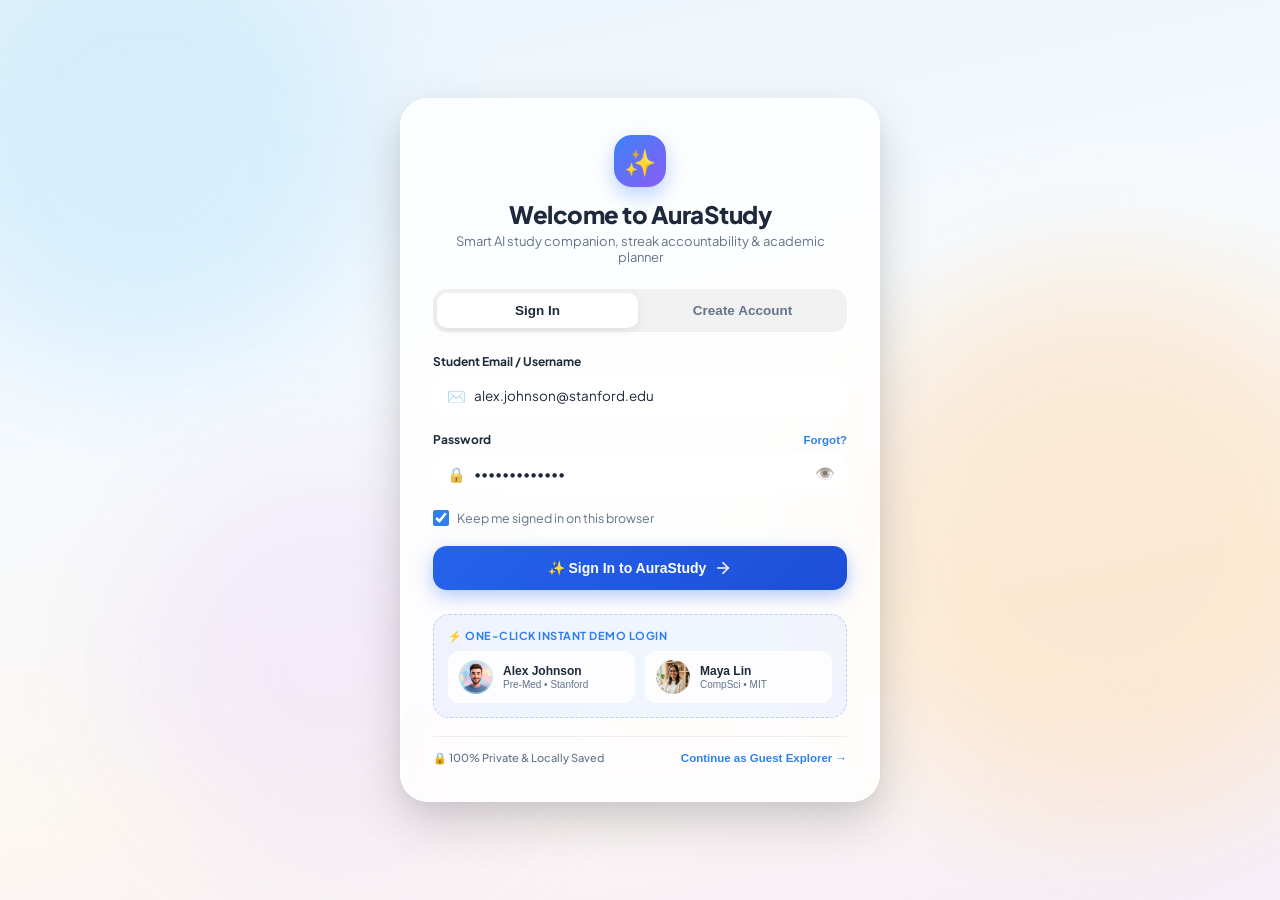
<file: index.html>
<!DOCTYPE html>
<html lang="en">
<head>
  <meta charset="UTF-8">
  <meta name="viewport" content="width=device-width, initial-scale=1.0">
  <title>AuraStudy - Smart AI Study Companion</title>
  <meta name="description" content="AuraStudy - Responsive study dashboard. Upload study pics to keep your streak, strike off completed days, and boost exam performance.">
  <!-- Google Fonts -->
  <link rel="preconnect" href="https://fonts.googleapis.com">
  <link rel="preconnect" href="https://fonts.gstatic.com" crossorigin>
  <link href="https://fonts.googleapis.com/css2?family=Outfit:wght@400;500;600;700;800&family=Plus+Jakarta+Sans:wght@400;500;600;700;800&display=swap" rel="stylesheet">
  <link rel="stylesheet" href="style.css">
</head>
<body data-atmosphere="sunrise">
  <!-- Dynamic Ambient Floating Aura Orbs (Background Glow) -->
  <div class="app-aura-container" id="appAuraContainer">
    <div class="aura-glow-orb orb-1"></div>
    <div class="aura-glow-orb orb-2"></div>
    <div class="aura-glow-orb orb-3"></div>
  </div>

  <div class="aurastudy-app-root not-authenticated">

    <!-- ================= AUTH VIEWPORT (LOGIN & SIGN UP PAGE) ================= -->
    <section class="auth-viewport" id="authViewport">
      <div class="auth-card-glass">
        <!-- Brand Header -->
        <div class="auth-brand">
          <div class="auth-logo-badge">✨</div>
          <h2 class="auth-title">Welcome to AuraStudy</h2>
          <p class="auth-subtitle">Smart AI study companion, streak accountability & academic planner</p>
        </div>

        <!-- Auth Tabs: Sign In / Create Account -->
        <div class="auth-tab-switch" role="tablist">
          <button class="auth-switch-btn active" id="tabBtnSignIn" type="button">Sign In</button>
          <button class="auth-switch-btn" id="tabBtnSignUp" type="button">Create Account</button>
        </div>

        <!-- Sign In Form -->
        <form class="auth-form" id="signInForm">
          <div class="form-group">
            <label for="inputLoginEmail" class="form-label">Student Email / Username</label>
            <div class="input-wrap">
              <span class="input-icon">✉️</span>
              <input type="email" id="inputLoginEmail" class="form-input" placeholder="e.g. alex.johnson@stanford.edu" required value="alex.johnson@stanford.edu">
            </div>
          </div>

          <div class="form-group">
            <div class="form-label-row">
              <label for="inputLoginPassword" class="form-label">Password</label>
              <button type="button" class="forgot-pass-link" id="btnForgotPass">Forgot?</button>
            </div>
            <div class="input-wrap">
              <span class="input-icon">🔒</span>
              <input type="password" id="inputLoginPassword" class="form-input" placeholder="Enter password" required value="studyhard2026">
              <button type="button" class="password-toggle-btn" id="btnTogglePassword" title="Show/Hide Password">👁️</button>
            </div>
          </div>

          <div class="form-options-row">
            <label class="remember-checkbox-label">
              <input type="checkbox" id="rememberMeCheckbox" checked>
              <span>Keep me signed in on this browser</span>
            </label>
          </div>

          <button type="submit" class="auth-submit-btn" id="btnSignInSubmit">
            <span>✨ Sign In to AuraStudy</span>
            <svg width="18" height="18" viewBox="0 0 24 24" fill="none" stroke="currentColor" stroke-width="2.2" stroke-linecap="round"><line x1="5" y1="12" x2="19" y2="12"></line><polyline points="12 5 19 12 12 19"></polyline></svg>
          </button>

          <!-- Quick 1-Click Demo Profiles for Rapid Testing -->
          <div class="demo-logins-box">
            <span class="demo-label">⚡ One-Click Instant Demo Login</span>
            <div class="demo-btns-row">
              <button type="button" class="demo-student-chip" id="btnDemoAlex" title="Log in as Alex (Pre-Med)">
                <img src="assets/alex_avatar.jpg" alt="Alex">
                <div class="demo-chip-text">
                  <strong>Alex Johnson</strong>
                  <span>Pre-Med • Stanford</span>
                </div>
              </button>
              <button type="button" class="demo-student-chip" id="btnDemoMaya" title="Log in as Maya (Computer Science)">
                <img src="assets/maya_avatar.jpg" alt="Maya">
                <div class="demo-chip-text">
                  <strong>Maya Lin</strong>
                  <span>CompSci • MIT</span>
                </div>
              </button>
            </div>
          </div>
        </form>

        <!-- Create Account Form (Initially Hidden) -->
        <form class="auth-form" id="signUpForm" style="display: none;">
          <div class="form-row-2col">
            <div class="form-group">
              <label for="inputRegName" class="form-label">Full Name</label>
              <div class="input-wrap">
                <span class="input-icon">👤</span>
                <input type="text" id="inputRegName" class="form-input" placeholder="e.g. Leo Parker" required>
              </div>
            </div>
            <div class="form-group">
              <label for="inputRegGradYear" class="form-label">Graduation Year</label>
              <div class="input-wrap">
                <span class="input-icon">🎓</span>
                <input type="text" id="inputRegGradYear" class="form-input" placeholder="e.g. 2027" required value="2027">
              </div>
            </div>
          </div>

          <div class="form-row-2col">
            <div class="form-group">
              <label for="inputRegUniversity" class="form-label">University / School</label>
              <div class="input-wrap">
                <span class="input-icon">🏛️</span>
                <input type="text" id="inputRegUniversity" class="form-input" placeholder="e.g. Stanford University" required>
              </div>
            </div>
            <div class="form-group">
              <label for="inputRegMajor" class="form-label">Academic Major / Track</label>
              <div class="input-wrap">
                <span class="input-icon">📚</span>
                <input type="text" id="inputRegMajor" class="form-input" placeholder="e.g. Neuroscience" required>
              </div>
            </div>
          </div>

          <div class="form-group">
            <label for="inputRegEmail" class="form-label">Student Email</label>
            <div class="input-wrap">
              <span class="input-icon">✉️</span>
              <input type="email" id="inputRegEmail" class="form-input" placeholder="e.g. student@university.edu" required>
            </div>
          </div>

          <div class="form-group">
            <label for="inputRegPassword" class="form-label">Create Password</label>
            <div class="input-wrap">
              <span class="input-icon">🔒</span>
              <input type="password" id="inputRegPassword" class="form-input" placeholder="Minimum 6 characters" required>
            </div>
          </div>

          <button type="submit" class="auth-submit-btn" id="btnSignUpSubmit">
            <span>🚀 Create Account & Launch Dashboard</span>
            <svg width="18" height="18" viewBox="0 0 24 24" fill="none" stroke="currentColor" stroke-width="2.2" stroke-linecap="round"><line x1="5" y1="12" x2="19" y2="12"></line><polyline points="12 5 19 12 12 19"></polyline></svg>
          </button>
        </form>

        <!-- Footer / Guest Bypass -->
        <div class="auth-card-footer">
          <span class="auth-footer-badge">🔒 100% Private & Locally Saved</span>
          <button type="button" class="auth-bypass-btn" id="btnBypassGuest">Continue as Guest Explorer →</button>
        </div>
      </div>
    </section>

    
    <!-- Top Responsive Navigation Bar -->
    <header class="app-navbar" id="appNavbar">
      <div class="navbar-container">
        <!-- Brand Logo & Greeting -->
        <div class="nav-brand-group">
          <div class="brand-logo-icon">✨</div>
          <div class="brand-title-wrap">
            <h1 class="brand-name">AuraStudy</h1>
            <span class="brand-subtext" id="navbarGreeting">Saturday, Oct 17 • Good Evening, Alex!</span>
          </div>
        </div>

        <!-- Desktop Navigation Tabs (Hidden on mobile, uses bottom taskbar) -->
        <nav class="desktop-nav-tabs" id="desktopNavTabs" aria-label="Desktop Navigation">
          <button class="desk-tab-btn active" data-tab="tabHome" id="deskTabHome">
            <svg width="18" height="18" viewBox="0 0 24 24" fill="none" stroke="currentColor" stroke-width="2.2" stroke-linecap="round" stroke-linejoin="round">
              <path d="M3 9l9-7 9 7v11a2 2 0 0 1-2 2H5a2 2 0 0 1-2-2z"/>
              <polyline points="9 22 9 12 15 12 15 22"/>
            </svg>
            Dashboard
          </button>
          <button class="desk-tab-btn" data-tab="tabSchedule" id="deskTabSchedule">
            <svg width="18" height="18" viewBox="0 0 24 24" fill="none" stroke="currentColor" stroke-width="2.2" stroke-linecap="round" stroke-linejoin="round">
              <rect x="3" y="4" width="18" height="18" rx="2" ry="2"/>
              <line x1="16" y1="2" x2="16" y2="6"/>
              <line x1="8" y1="2" x2="8" y2="6"/>
              <line x1="3" y1="10" x2="21" y2="10"/>
            </svg>
            Schedule & Exams
          </button>
          <button class="desk-tab-btn" data-tab="tabAnalytics" id="deskTabAnalytics">
            <svg width="18" height="18" viewBox="0 0 24 24" fill="none" stroke="currentColor" stroke-width="2.2" stroke-linecap="round" stroke-linejoin="round">
              <line x1="18" y1="20" x2="18" y2="10"/>
              <line x1="12" y1="20" x2="12" y2="4"/>
              <line x1="6" y1="20" x2="6" y2="14"/>
            </svg>
            Insights & Focus
          </button>
          <button class="desk-tab-btn" data-tab="tabProfile" id="deskTabProfile">
            <svg width="18" height="18" viewBox="0 0 24 24" fill="none" stroke="currentColor" stroke-width="2.2" stroke-linecap="round" stroke-linejoin="round">
              <path d="M20 21v-2a4 4 0 0 0-4-4H8a4 4 0 0 0-4 4v2"/>
              <circle cx="12" cy="7" r="4"/>
            </svg>
            Profile & Goals
          </button>
        </nav>

        <!-- Right Quick Actions & Settings -->
        <div class="nav-actions-group">
          <!-- Quick Camera Trigger on Desktop -->
          <button class="quick-camera-btn" id="btnQuickCamera" title="Upload Study Pic to Continue Streak">
            <svg width="17" height="17" viewBox="0 0 24 24" fill="none" stroke="currentColor" stroke-width="2.2" stroke-linecap="round" stroke-linejoin="round">
              <path d="M23 19a2 2 0 0 1-2 2H3a2 2 0 0 1-2-2V8a2 2 0 0 1 2-2h4l2-3h6l2 3h4a2 2 0 0 1 2 2z"/>
              <circle cx="12" cy="13" r="4"/>
            </svg>
            <span>Upload Study Pic</span>
          </button>

          <!-- Atmosphere Picker -->
          <div class="atmosphere-picker-wrapper">
            <select id="atmosphereSelect" class="atmosphere-dropdown" title="Select Study Atmosphere">
              <option value="sunrise" selected>🌅 Sunrise Aura</option>
              <option value="midnight">🌌 Midnight Library</option>
              <option value="zen">🌿 Zen Matcha</option>
              <option value="cafe">☕ Cozy Study Desk</option>
            </select>
          </div>

          <!-- Sound Toggle -->
          <button class="icon-toggle-btn" id="btnSoundToggle" title="Toggle Sound Effects">
            <span id="soundIcon">🔊</span>
          </button>

          <!-- Theme Toggle -->
          <button class="icon-toggle-btn" id="btnThemeToggle" title="Toggle Light/Dark Theme">
            <span id="themeIcon">☀️</span>
          </button>

          <!-- Edit Profile Quick Action -->
          <button class="icon-toggle-btn" id="btnNavEditProfile" title="Edit Profile Details">
            <span>✏️</span>
          </button>

          <!-- Sign Out / Switch Account -->
          <button class="icon-toggle-btn" id="btnNavLogout" title="Sign Out / Switch Account">
            <span>🚪</span>
          </button>

          <!-- Avatar / Profile Quick Link -->
          <div class="navbar-avatar-container" id="navAvatarTrigger" title="View Profile">
            <img src="assets/alex_avatar.jpg" alt="Alex's Avatar" class="user-avatar" id="headerAvatar">
            <span class="avatar-ring"></span>
            <span class="avatar-online-dot"></span>
          </div>
        </div>
      </div>
    </header>

    <!-- Main Content Viewport -->
    <main class="dashboard-viewport" id="dashboardViewport">
      
      <!-- ================= TAB 1: DASHBOARD / HOME ================= -->
      <section class="tab-page active-tab" id="tabHome">
        
        <!-- Mobile View Header (Only displays on phone screens) -->
        <div class="mobile-greeting-header">
          <div class="mobile-titles">
            <h2 class="mobile-brand-title">AuraStudy</h2>
            <p class="greeting-subtitle" id="greetingSubtitle">Saturday, Oct 17 • Good Evening, Alex!</p>
          </div>
          <div class="avatar-container" id="avatarTriggerMobile" title="View Profile">
            <img src="assets/alex_avatar.jpg" alt="Alex" class="user-avatar">
            <span class="avatar-ring"></span>
            <span class="avatar-online-dot"></span>
          </div>
        </div>

        <!-- 1. STREAK DISPLAY (Hero Banner across top of dashboard) -->
        <article class="streak-card streak-card-top" id="streakCard" role="button" tabindex="0" title="Click to view streak milestones & rewards">
          <div class="streak-flame-container">
            <span class="flame-icon animated-flame" id="flameIcon">🔥</span>
            <span class="flame-particles"></span>
          </div>

          <div class="streak-content">
            <div class="streak-top-header">
              <h3 class="streak-title" id="streakTitle">Start Your Study Streak Today!</h3>
              <span class="streak-status-badge pending" id="streakStatusBadge">Pending First Pic 📸</span>
            </div>
            <div class="streak-badge-row">
              <span class="streak-days" id="streakDaysCount">0 Days 🔥</span>
              <span class="streak-pill-tag">New Streak!</span>
            </div>
            <!-- Streak tracker dots -->
            <div class="streak-mini-week">
              <span class="streak-day-dot" title="Monday">M</span>
              <span class="streak-day-dot" title="Tuesday">T</span>
              <span class="streak-day-dot" title="Wednesday">W</span>
              <span class="streak-day-dot" title="Thursday">T</span>
              <span class="streak-day-dot" title="Friday">F</span>
              <span class="streak-day-dot current" id="dotToday" title="Today (Saturday, Oct 17) - Upload pic to start streak">S</span>
              <span class="streak-day-dot" title="Sunday">S</span>
            </div>
          </div>

          <button class="streak-cta-action-btn" id="btnStreakUploadCTA">
            <span>Upload First Study Pic</span>
            <svg width="16" height="16" viewBox="0 0 24 24" fill="none" stroke="currentColor" stroke-width="2.5" stroke-linecap="round">
              <polyline points="9 18 15 12 9 6"/>
            </svg>
          </button>
        </article>

        <!-- Responsive Dashboard Grid -->
        <div class="dashboard-grid-layout">
          
          <!-- Column 1 (Left / Primary Work Area) -->
          <div class="dashboard-col-primary">
            
            <!-- Daily Inspiration Card (2nd place of Home Screen) -->
            <article class="motivation-card" id="motivationCard">
              <div class="motivation-lamp-container">
                <div class="desk-lamp-svg">
                  <!-- Cute Desk Lamp SVG -->
                  <svg width="34" height="34" viewBox="0 0 36 36" fill="none">
                    <ellipse cx="18" cy="31" rx="8" ry="2.5" fill="#94A3B8"/>
                    <path d="M18 31V21C18 18 22 16 23 13" stroke="#475569" stroke-width="2.5" stroke-linecap="round"/>
                    <path d="M25 11L17 7L13 15L23 17L25 11Z" fill="#FBBF24" stroke="#D97706" stroke-width="1.5"/>
                    <path d="M12 17L6 28M24 19L29 28" stroke="#FDE68A" stroke-width="1.5" stroke-linecap="round" stroke-dasharray="2 2"/>
                    <circle cx="18" cy="14" r="3" fill="#FFFBEB"/>
                  </svg>
                </div>
                <span class="lamp-warm-beam"></span>
              </div>

              <div class="motivation-text-group">
                <div class="motivation-header-flex">
                  <span class="motivation-tag">Daily Inspiration</span>
                  <button class="shuffle-quote-btn" id="btnShuffleQuote" title="Next Inspirational Quote">
                    <svg width="13" height="13" viewBox="0 0 24 24" fill="none" stroke="currentColor" stroke-width="2.5"><path d="M21.5 2v6h-6M2.5 22v-6h6M2 11.5a10 10 0 0 1 18.8-4.3M22 12.5a10 10 0 0 1-18.8 4.2"/></svg>
                    Shuffle
                  </button>
                </div>
                <blockquote class="motivation-quote" id="motivationQuoteText">
                  "The expert in anything was once a beginner."
                </blockquote>
                <div class="quote-actions">
                  <button class="quote-action-btn" id="btnSpeakQuote" title="Read Aloud">🔊 Listen</button>
                  <button class="quote-action-btn" id="btnCopyQuote" title="Copy Quote">📋 Copy</button>
                </div>
              </div>
            </article>

            <!-- October Calendar Widget with Striken-Off Days -->
            <article class="calendar-widget-card" id="calendarCard">
              <div class="calendar-header-row">
                <div class="calendar-title-group">
                  <h2 class="calendar-card-title" id="calendarTitle">October 2026 Calendar</h2>
                  <span class="calendar-sub-legend" id="calendarSubLegend">Upload study pic to strike off today <s>17</s></span>
                </div>
                <div class="calendar-nav-buttons">
                  <button class="cal-nav-btn" id="calPrevBtn" aria-label="Previous Month">‹</button>
                  <button class="cal-nav-btn" id="calNextBtn" aria-label="Next Month">›</button>
                </div>
              </div>

              <!-- Calendar Days Header -->
              <div class="calendar-weekdays-row">
                <span class="weekday-col label-oct">Oct</span>
                <span class="weekday-col">Mon</span>
                <span class="weekday-col">Tue</span>
                <span class="weekday-col">Wed</span>
                <span class="weekday-col">Thu</span>
                <span class="weekday-col">Fri</span>
                <span class="weekday-col">Sat</span>
              </div>

              <!-- Calendar Days Grid (Completed days striken off) -->
              <div class="calendar-grid" id="calendarGrid">
                <!-- Day cells injected dynamically with strike-off markings -->
              </div>

              <!-- Quick Day Preview Expandable Drawer -->
              <div class="day-study-preview" id="dayStudyPreview">
                <div class="day-preview-header">
                  <span class="day-preview-date" id="previewDateLabel">October 17 • Study Sessions</span>
                  <button class="day-preview-close" id="closeDayPreview">✕</button>
                </div>
                <div class="day-preview-sessions" id="dayPreviewList">
                  <!-- Sessions injected via JS -->
                </div>
              </div>
            </article>

          </div>

          <!-- Column 2 (Right / Side Widgets on Desktop) -->
          <div class="dashboard-col-sidebar">
            
            <!-- Focus & Pomodoro Timer Card -->
            <article class="focus-timer-card" id="focusTimerCard">
              <div class="focus-timer-header">
                <div class="timer-badge">
                  <span class="pulse-indicator"></span>
                  <span>Deep Study Focus</span>
                </div>
                <span class="timer-subject">Cellular Biology</span>
              </div>

              <div class="timer-display-wrap">
                <div class="timer-hero-text" id="dashboardTimerText">25:00</div>
                <p class="timer-subtext" id="timerSubtext">Ready for focus block</p>
              </div>

              <div class="timer-controls-row">
                <button class="timer-ctrl-btn primary" id="btnDashboardTimerToggle">
                  <span id="timerPlayIcon">▶ Start Focus</span>
                </button>
                <button class="timer-ctrl-btn secondary" id="btnDashboardTimerReset">
                  🔄 Reset
                </button>
              </div>
            </article>

            <!-- Upcoming Deadlines & Daily Focus Checklist -->
            <article class="deadlines-card-widget">
              <div class="widget-header-row">
                <h3 class="widget-title">Upcoming Deadlines</h3>
                <span class="badge-mini" id="badgeDeadlinesCount">0 Upcoming</span>
              </div>

              <div class="deadlines-mini-list" id="dashboardDeadlinesList">
                <div class="deadline-mini-item" style="background: rgba(255, 255, 255, 0.4); justify-content: center; padding: 12px;">
                  <span style="font-size: 12px; color: var(--text-secondary); text-align: center;">No deadlines due soon • Schedule is clear ✨</span>
                </div>
              </div>

              <div class="focus-checklist-section">
                <div class="widget-header-row" style="margin-top: 12px;">
                  <h4 class="widget-sub-title">Today's Study Checklist</h4>
                  <span class="checklist-progress" id="checklistProgressText">0/4 Done</span>
                </div>
                <div class="mini-checklist" id="dashboardMiniChecklist">
                  <!-- Injected via JS -->
                </div>
              </div>
            </article>

          </div>

        </div>

        <div class="scroll-bottom-spacer"></div>
      </section>

      <!-- ================= TAB 2: CALENDAR & PLANNER ================= -->
      <section class="tab-page" id="tabSchedule">
        <div class="tab-header-banner">
          <div>
            <h2 class="tab-hero-title">Academic Schedule & Planner</h2>
            <p class="tab-hero-sub">Plan your study sessions, track exam deadlines, and pace your learning</p>
          </div>
          <div style="display: flex; gap: 8px;">
            <button class="header-action-btn" id="btnNewStudyBlock">+ Add Focus Block</button>
            <button class="header-action-btn secondary" id="btnResetPlanner" style="background: rgba(0,0,0,0.06); color: var(--text-heading);">🔄 Reset Planner</button>
          </div>
        </div>

        <div class="schedule-grid-wrap">
          <div class="upcoming-deadlines-section">
            <div class="section-header-flex" style="display: flex; align-items: center; justify-content: space-between; margin-bottom: 12px;">
              <h3 class="section-subheading" style="margin-bottom: 0;">Upcoming Deadlines & Milestones</h3>
              <button class="header-action-btn-sm" id="btnAddMilestone">+ Add Milestone</button>
            </div>
            <div class="upcoming-deadlines" id="tabDeadlinesList">
              <!-- Rendered dynamically via JS -->
            </div>
          </div>

          <div class="schedule-block-container">
            <h3 class="section-subheading">Today's Focus Schedule</h3>
            <div class="schedule-item-list" id="scheduleList">
              <!-- Schedule items injected via JS -->
            </div>
          </div>
        </div>
      </section>

      <!-- ================= TAB 3: ANALYTICS & INSIGHTS ================= -->
      <section class="tab-page" id="tabAnalytics">
        <div class="tab-header-banner">
          <div>
            <h2 class="tab-hero-title">Study Insights & Focus Trends</h2>
            <p class="tab-hero-sub">Track daily productivity, study time distribution, and mastery metrics</p>
          </div>
          <span class="efficiency-pill">🔥 94% Focus Score</span>
        </div>

        <div class="analytics-grid-wrap">
          <!-- Weekly Study Hours Chart -->
          <div class="analytics-stat-card">
            <div class="stat-header">
              <div>
                <span class="stat-label">Total Time This Week</span>
                <h3 class="stat-hero-number" id="analyticsTotalHours">0h 00m</h3>
              </div>
              <span class="stat-delta" id="analyticsDelta" style="background: rgba(59, 130, 246, 0.12); color: #2563EB;">New Week • Ready to Start</span>
            </div>

            <!-- CSS Bar Chart -->
            <div class="weekly-bar-chart" id="weeklyBarChart">
              <div class="chart-col"><div class="chart-bar" style="--height: 4%;"><span class="bar-val">0h</span></div><span class="col-day">M</span></div>
              <div class="chart-col"><div class="chart-bar" style="--height: 4%;"><span class="bar-val">0h</span></div><span class="col-day">T</span></div>
              <div class="chart-col"><div class="chart-bar" style="--height: 4%;"><span class="bar-val">0h</span></div><span class="col-day">W</span></div>
              <div class="chart-col"><div class="chart-bar" style="--height: 4%;"><span class="bar-val">0h</span></div><span class="col-day">T</span></div>
              <div class="chart-col"><div class="chart-bar" style="--height: 4%;"><span class="bar-val">0h</span></div><span class="col-day">F</span></div>
              <div class="chart-col active"><div class="chart-bar highlight" style="--height: 4%;"><span class="bar-val">0h</span></div><span class="col-day">S</span></div>
              <div class="chart-col"><div class="chart-bar" style="--height: 4%;"><span class="bar-val">0h</span></div><span class="col-day">S</span></div>
            </div>
          </div>

          <!-- Subject Distribution -->
          <div class="subject-breakdown-card">
            <h3 class="card-mini-title">Subject Focus Breakdown</h3>
            <p style="font-size: 12px; color: var(--text-secondary); margin-bottom: 12px;" id="subjectBreakdownNote">0h total logged this week • Ready to record</p>
            <div class="subject-progress-list" id="subjectProgressList">
              <div class="subject-item">
                <div class="subj-info"><span class="subj-name">🧬 Biology</span><span class="subj-hrs" id="hrsBio">0h (0%)</span></div>
                <div class="subj-bar-track"><div class="subj-bar-fill" id="barBio" style="width: 0%; background: #3B82F6;"></div></div>
              </div>
              <div class="subject-item">
                <div class="subj-info"><span class="subj-name">📐 Calculus & Math</span><span class="subj-hrs" id="hrsMath">0h (0%)</span></div>
                <div class="subj-bar-track"><div class="subj-bar-fill" id="barMath" style="width: 0%; background: #10B981;"></div></div>
              </div>
              <div class="subject-item">
                <div class="subj-info"><span class="subj-name">🧪 Organic Chemistry</span><span class="subj-hrs" id="hrsChem">0h (0%)</span></div>
                <div class="subj-bar-track"><div class="subj-bar-fill" id="barChem" style="width: 0%; background: #F59E0B;"></div></div>
              </div>
              <div class="subject-item">
                <div class="subj-info"><span class="subj-name">🏛️ Modern History</span><span class="subj-hrs" id="hrsHist">0h (0%)</span></div>
                <div class="subj-bar-track"><div class="subj-bar-fill" id="barHist" style="width: 0%; background: #8B5CF6;"></div></div>
              </div>
            </div>
          </div>
        </div>
      </section>

      <!-- ================= TAB 4: PROFILE & SETTINGS ================= -->
      <section class="tab-page" id="tabProfile">
        <div class="tab-header-banner">
          <div>
            <h2 class="tab-hero-title">Student Profile & Achievements</h2>
            <p class="tab-hero-sub">Alex Johnson • Pre-Med Track • Stanford 2027</p>
          </div>
        </div>

        <div class="profile-grid-wrap">
          <div class="profile-summary-card">
            <div class="profile-pic-large">
              <img src="assets/alex_avatar.jpg" alt="Student Profile Avatar" id="profileTabAvatar">
              <button class="edit-badge-btn" id="btnChangeAvatar" title="Change Avatar Photo">📷</button>
            </div>
            <div class="profile-name-action-row" style="display: flex; align-items: center; justify-content: center; gap: 8px; margin-top: 4px;">
              <h3 class="profile-user-name" id="profileUserName">Alex Johnson</h3>
              <button class="edit-profile-pill-btn" id="btnOpenEditProfile" title="Edit Profile Details">✏️ Edit</button>
            </div>
            <p class="profile-user-major" id="profileUserMajor" style="font-size: 13px; font-weight: 700; color: var(--primary-accent); margin: 2px 0 6px;">Pre-Med Track • Stanford 2027</p>
            <p class="profile-user-bio" id="profileUserBio">Aiming for 3.9 GPA • Focused on Bio & Chem</p>

            <div class="profile-stats-grid">
              <div class="p-stat-box">
                <span class="p-stat-num" id="profileStreakNum">0</span>
                <span class="p-stat-lbl">Days Streak 🔥</span>
              </div>
              <div class="p-stat-box">
                <span class="p-stat-num" id="profileNotesNum">0</span>
                <span class="p-stat-lbl">Notes Scanned 📄</span>
              </div>
              <div class="p-stat-box">
                <span class="p-stat-num" id="profileGpaNum">3.9 GPA</span>
                <span class="p-stat-lbl">Target Goal 🎯</span>
              </div>
            </div>
          </div>

          <div class="profile-settings-col">
            <!-- Account & Profile Actions Card -->
            <div class="settings-card account-actions-card">
              <h4 class="card-mini-title">Account & Profile Settings</h4>
              <p style="font-size: 12.5px; color: var(--text-secondary); margin-bottom: 12px;">Manage your student credentials, bio, and study goals.</p>
              <div style="display: flex; gap: 10px; flex-wrap: wrap;">
                <button class="btn-account-action primary" id="btnEditProfileCard">✏️ Edit Profile Info</button>
                <button class="btn-account-action secondary" id="btnProfileLogout">🚪 Sign Out / Switch Account</button>
              </div>
            </div>

            <!-- Study Goal Slider -->
            <div class="settings-card">
              <div class="slider-row-header">
                <span>Daily Study Target</span>
                <strong id="targetHoursLabel">4.0 Hours/day</strong>
              </div>
              <input type="range" min="1" max="8" step="0.5" value="4" class="custom-range" id="goalHoursRange">
            </div>

            <!-- Study Badges Earned -->
            <div class="badges-card">
              <h4 class="card-mini-title">Unlocked Achievements</h4>
              <div class="badge-icon-grid">
                <div class="achievement-badge" title="14 Days Unbroken Streak">
                  <span class="badge-emoji">🔥</span>
                  <span class="badge-name">Momentum 14</span>
                </div>
                <div class="achievement-badge" title="Digitized over 100 pages">
                  <span class="badge-emoji">⚡</span>
                  <span class="badge-name">Scan Master</span>
                </div>
                <div class="achievement-badge" title="Over 20 Pomodoro Sessions">
                  <span class="badge-emoji">🧠</span>
                  <span class="badge-name">Deep Focus</span>
                </div>
                <div class="achievement-badge" title="Early Morning Study Routine">
                  <span class="badge-emoji">🌅</span>
                  <span class="badge-name">Dawn Scholar</span>
                </div>
              </div>
            </div>
          </div>
        </div>
      </section>

    </main>

    <!-- ================= MOBILE FLOATING BOTTOM DOCK ================= -->
    <!-- Displayed strictly on mobile viewports (< 860px) with Center Camera Button -->
    <nav class="mobile-bottom-nav" id="mobileBottomNav">
      <!-- Tab 1: Home -->
      <button class="nav-tab-item active" data-tab="tabHome" id="navHome" aria-label="Home">
        <div class="tab-icon-wrapper home-pill">
          <svg width="21" height="21" viewBox="0 0 24 24" fill="none" stroke="currentColor" stroke-width="2.3" stroke-linecap="round" stroke-linejoin="round">
            <path d="M3 9l9-7 9 7v11a2 2 0 0 1-2 2H5a2 2 0 0 1-2-2z"/>
            <polyline points="9 22 9 12 15 12 15 22"/>
          </svg>
        </div>
      </button>

      <!-- Tab 2: Schedule -->
      <button class="nav-tab-item" data-tab="tabSchedule" id="navSchedule" aria-label="Calendar">
        <div class="tab-icon-wrapper">
          <svg width="21" height="21" viewBox="0 0 24 24" fill="none" stroke="currentColor" stroke-width="2.3" stroke-linecap="round" stroke-linejoin="round">
            <rect x="3" y="4" width="18" height="18" rx="2" ry="2"/>
            <line x1="16" y1="2" x2="16" y2="6"/>
            <line x1="8" y1="2" x2="8" y2="6"/>
            <line x1="3" y1="10" x2="21" y2="10"/>
            <circle cx="12" cy="15" r="1.5" fill="currentColor"/>
          </svg>
        </div>
      </button>

      <!-- CENTER CAMERA BUTTON -->
      <div class="nav-center-action-wrapper">
        <button class="nav-center-camera-btn" id="navCenterCamera" aria-label="Upload Study Pic to Continue Streak" title="Snap & Upload Study Pic">
          <div class="center-camera-inner">
            <svg width="26" height="26" viewBox="0 0 24 24" fill="none" stroke="#FFFFFF" stroke-width="2.2" stroke-linecap="round" stroke-linejoin="round">
              <path d="M23 19a2 2 0 0 1-2 2H3a2 2 0 0 1-2-2V8a2 2 0 0 1 2-2h4l2-3h6l2 3h4a2 2 0 0 1 2 2z"/>
              <circle cx="12" cy="13" r="4"/>
            </svg>
          </div>
          <span class="center-camera-pulse"></span>
        </button>
      </div>

      <!-- Tab 3: Analytics -->
      <button class="nav-tab-item" data-tab="tabAnalytics" id="navAnalytics" aria-label="Analytics">
        <div class="tab-icon-wrapper">
          <svg width="21" height="21" viewBox="0 0 24 24" fill="none" stroke="currentColor" stroke-width="2.3" stroke-linecap="round" stroke-linejoin="round">
            <line x1="18" y1="20" x2="18" y2="10"/>
            <line x1="12" y1="20" x2="12" y2="4"/>
            <line x1="6" y1="20" x2="6" y2="14"/>
          </svg>
        </div>
      </button>

      <!-- Tab 4: Profile -->
      <button class="nav-tab-item" data-tab="tabProfile" id="navProfile" aria-label="Profile">
        <div class="tab-icon-wrapper">
          <svg width="21" height="21" viewBox="0 0 24 24" fill="none" stroke="currentColor" stroke-width="2.3" stroke-linecap="round" stroke-linejoin="round">
            <path d="M20 21v-2a4 4 0 0 0-4-4H8a4 4 0 0 0-4 4v2"/>
            <circle cx="12" cy="7" r="4"/>
          </svg>
        </div>
      </button>
    </nav>

  </div>

  <!-- ================= MODAL: CAMERA STUDY PROOF & STREAK VERIFICATION ================= -->
  <div class="app-modal-overlay" id="scannerModal">
    <div class="modal-card-sheet">
      <div class="sheet-drag-handle"></div>
      
      <div class="sheet-header">
        <div class="sheet-title-group">
          <span class="sheet-tag">Streak Verification & OCR</span>
          <h3 class="sheet-title">Upload Study Proof</h3>
        </div>
        <button class="modal-close-btn" id="btnCloseScanner">✕</button>
      </div>

      <!-- Live Camera Viewfinder / Preview Stage -->
      <div class="scanner-stage-container">
        <!-- Viewfinder -->
        <div class="scanner-viewfinder" id="scannerViewfinder">
          <video id="webcamVideo" autoplay playsinline style="display:none; width:100%; height:100%; object-fit:cover;"></video>
          <img src="assets/study_proof_sample.jpg" alt="Study Proof" class="scanned-image-preview" id="scannerImgPreview">
          
          <!-- Animated Laser Scanning Line -->
          <div class="laser-scanner-beam" id="scannerLaser">
            <span class="laser-glow"></span>
          </div>

          <!-- Optical Target Reticles -->
          <div class="viewfinder-corner top-left"></div>
          <div class="viewfinder-corner top-right"></div>
          <div class="viewfinder-corner bottom-left"></div>
          <div class="viewfinder-corner bottom-right"></div>

          <!-- Detection Badges -->
          <div class="ocr-tag tag-header" id="ocrDetectedTag">📸 Ready: Study Session Proof</div>
          <div class="ocr-tag tag-diagram" id="ocrStreakBonusTag">🔥 Will extend streak to Day 15!</div>
        </div>

        <!-- Quick Sample Pickers -->
        <div class="proof-sample-selector">
          <span class="selector-label">Choose Study Pic:</span>
          <button class="proof-sample-chip active" id="chipSampleDesk" data-src="assets/study_proof_sample.jpg">
            📚 Study Desk & Notes
          </button>
          <button class="proof-sample-chip" id="chipSampleNotes" data-src="assets/sample_notes.jpg">
            🧬 Biology Notes
          </button>
          <button class="proof-sample-chip" id="btnToggleWebcam">
            📹 Live Webcam
          </button>
        </div>

        <!-- Controls Bar -->
        <div class="scanner-controls-bar">
          <label class="scanner-btn-secondary upload-label" for="fileInputUpload">
            📁 From Photos
            <input type="file" id="fileInputUpload" accept="image/*" style="display:none;">
          </label>
          
          <button class="scanner-capture-btn" id="btnCaptureDigitize">
            <div class="shutter-circle-outer">
              <div class="shutter-circle-inner"></div>
            </div>
            <span id="captureBtnLabel">Snap & Continue Streak!</span>
          </button>

          <button class="scanner-btn-secondary" id="btnSwitchCamera">
            🔄 Flip
          </button>
        </div>
      </div>

      <!-- Digitized Result & Streak Success Panel -->
      <div class="digitized-results-container" id="digitizedResults" style="display:none;">
        <div class="streak-reward-banner">
          <div class="streak-reward-flame">🔥</div>
          <div class="streak-reward-details">
            <h4 class="streak-reward-title" id="rewardTitle">STREAK STARTED: 1 DAY!</h4>
            <p class="streak-reward-sub" id="rewardSub">Today's study proof accepted • Day 17 striken off in calendar!</p>
          </div>
        </div>

        <div class="result-success-badge">
          <span class="badge-icon">✓</span>
          <span>Verified: 2h 15m Cellular Biology Study Proof Detected</span>
        </div>

        <div class="digitized-notes-content">
          <h4 class="extracted-title">Extracted Study Summary & Notes</h4>
          
          <div class="extracted-section">
            <h5>Core Topics Covered</h5>
            <ul class="extracted-bullets">
              <li><strong>Aerobic Respiration:</strong> Glycolysis → Link Reaction → Krebs Cycle → ETC.</li>
              <li><strong>Mitochondrial Membrane:</strong> Outer smooth, inner highly folded cristae for ATP Synthase.</li>
              <li><strong>Streak Bonus:</strong> +50 Focus XP added to your Pre-Med progress!</li>
            </ul>
          </div>

          <!-- Flip Flashcard -->
          <div class="extracted-flashcards">
            <h5>Generated AI Flashcard (Tap to Flip)</h5>
            <div class="flip-flashcard" id="demoFlashcard">
              <div class="flashcard-face flashcard-front">
                <span class="fc-badge">Study Flashcard</span>
                <p class="fc-text">What is the net ATP output generated by the Electron Transport Chain?</p>
                <span class="fc-hint">💡 Tap to reveal answer</span>
              </div>
              <div class="flashcard-face flashcard-back">
                <span class="fc-badge answer">Verified Answer</span>
                <p class="fc-text">Approximately 32 to 34 ATP molecules per glucose via chemiosmosis.</p>
                <span class="fc-hint">✓ Tap to flip back</span>
              </div>
            </div>
          </div>
        </div>

        <div class="result-actions-bar">
          <button class="action-btn-primary" id="btnSaveToLibrary">🔥 Save & Return to Dashboard</button>
          <button class="action-btn-secondary" id="btnExportPDF">📤 Share Streak Proof</button>
        </div>
      </div>

    </div>
  </div>


  <!-- ================= MODAL: EDIT USER PROFILE ================= -->
  <div class="app-modal-overlay" id="editProfileModal">
    <div class="modal-card-sheet edit-profile-sheet">
      <div class="sheet-drag-handle"></div>
      
      <div class="sheet-header">
        <div class="sheet-title-group">
          <span class="sheet-tag">Student Information</span>
          <h3 class="sheet-title">Edit Profile</h3>
        </div>
        <button class="modal-close-btn" id="btnCloseEditProfile">✕</button>
      </div>

      <form id="editProfileForm" class="edit-profile-form">
        <!-- Avatar Chooser Section -->
        <div class="edit-avatar-section">
          <div class="active-avatar-preview-wrap">
            <img src="assets/alex_avatar.jpg" alt="Selected Avatar" id="editAvatarPreview" class="edit-avatar-large">
            <span class="avatar-ring"></span>
          </div>
          <div class="avatar-preset-picker">
            <span class="picker-label">Choose Avatar Preset:</span>
            <div class="avatar-preset-chips" id="avatarPresetChips">
              <button type="button" class="preset-avatar-btn active" data-src="assets/alex_avatar.jpg">
                <img src="assets/alex_avatar.jpg" alt="Alex">
                <span>Alex</span>
              </button>
              <button type="button" class="preset-avatar-btn" data-src="assets/maya_avatar.jpg">
                <img src="assets/maya_avatar.jpg" alt="Maya">
                <span>Maya</span>
              </button>
              <button type="button" class="preset-avatar-btn" data-src="assets/leo_avatar.jpg">
                <img src="assets/leo_avatar.jpg" alt="Leo">
                <span>Leo</span>
              </button>
              <label class="custom-avatar-upload-btn" for="customAvatarInput" title="Upload Custom Photo">
                <span>📷 Upload</span>
                <input type="file" id="customAvatarInput" accept="image/*" style="display: none;">
              </label>
            </div>
          </div>
        </div>

        <!-- 2-Column Personal Details -->
        <div class="form-grid-2col">
          <div class="form-group">
            <label for="editFullName" class="form-label">Full Name</label>
            <input type="text" id="editFullName" class="form-input" placeholder="e.g. Alex Johnson" required>
          </div>
          <div class="form-group">
            <label for="editStudentEmail" class="form-label">Student Email</label>
            <input type="email" id="editStudentEmail" class="form-input" placeholder="e.g. alex@stanford.edu" required>
          </div>
        </div>

        <!-- 2-Column Academic Focus -->
        <div class="form-grid-2col">
          <div class="form-group">
            <label for="editUniversity" class="form-label">University / Institution</label>
            <input type="text" id="editUniversity" class="form-input" placeholder="e.g. Stanford University" required>
          </div>
          <div class="form-group">
            <label for="editGradYear" class="form-label">Graduation Class Year</label>
            <input type="text" id="editGradYear" class="form-input" placeholder="e.g. 2027" required>
          </div>
        </div>

        <div class="form-grid-2col">
          <div class="form-group">
            <label for="editMajor" class="form-label">Academic Major / Track</label>
            <input type="text" id="editMajor" class="form-input" placeholder="e.g. Pre-Med Track" required>
          </div>
          <div class="form-group">
            <label for="editTargetGpa" class="form-label">Target GPA Goal</label>
            <input type="text" id="editTargetGpa" class="form-input" placeholder="e.g. 3.9 GPA" required>
          </div>
        </div>

        <!-- Daily Target Study Hours -->
        <div class="form-group">
          <div class="form-label-row">
            <label for="editTargetHours" class="form-label">Daily Study Target</label>
            <span class="range-val-badge" id="editTargetHoursDisplay">4.0 Hours/day</span>
          </div>
          <input type="range" id="editTargetHours" min="1" max="10" step="0.5" value="4" class="custom-range">
        </div>

        <!-- Bio / Philosophy -->
        <div class="form-group">
          <label for="editBio" class="form-label">Personal Bio / Study Philosophy</label>
          <textarea id="editBio" class="form-textarea" rows="2" placeholder="e.g. Aiming for 3.9 GPA • Focused on Bio & Chem"></textarea>
        </div>

        <!-- Modal Controls -->
        <div class="modal-actions-row">
          <button type="button" class="modal-btn-cancel" id="btnCancelEditProfile">Cancel</button>
          <button type="submit" class="modal-btn-save" id="btnSaveProfile">💾 Save Profile Changes</button>
        </div>
      </form>
    </div>
  </div>

  <!-- Confetti Canvas Overlay for Celebrations -->
  <canvas id="confettiCanvas" class="confetti-canvas"></canvas>

  <!-- Toast Notification System -->
  <div class="toast-notification" id="toastNotification">
    <span class="toast-icon">✨</span>
    <span class="toast-message" id="toastMessage">Notes digitized successfully!</span>
  </div>

  <script src="app.js"></script>
</body>
</html>
</file>
<file: style.css>
/* ============================================================
   AuraStudy Design System & Style Architecture
   Full-Screen Responsive Web App (Desktop Dashboard & Native Mobile)
   ============================================================ */

:root {
  /* Color Palette - Sunrise Aura (Default) */
  --bg-gradient-top: #E9F4FB;
  --bg-gradient-mid: #F6FAFE;
  --bg-gradient-warm: #FCF7F1;
  --bg-gradient-bot: #F5EEF9;
  
  --text-main: #0F172A;
  --text-heading: #1E293B;
  --text-secondary: #64748B;
  --text-muted: #94A3B8;

  /* Card Surfaces & Glassmorphism */
  --glass-surface: rgba(255, 255, 255, 0.82);
  --glass-surface-solid: #FFFFFF;
  --glass-border: rgba(255, 255, 255, 0.95);
  --glass-shadow: 0 10px 30px -4px rgba(28, 55, 90, 0.06), 0 4px 12px rgba(0, 0, 0, 0.02);
  --glass-shadow-hover: 0 14px 36px -4px rgba(28, 55, 90, 0.12), 0 6px 18px rgba(0, 0, 0, 0.04);

  /* Specific Card Themes */
  --camera-card-bg: linear-gradient(135deg, rgba(219, 239, 254, 0.88) 0%, rgba(191, 226, 254, 0.65) 100%);
  --camera-card-border: rgba(255, 255, 255, 0.85);
  --camera-icon-bg: #E0F2FE;
  --camera-primary: #2563EB;

  --calendar-active-blue: #2F80ED;
  --calendar-dot-blue: #3B82F6;

  --streak-bg: linear-gradient(90deg, #FFE8D6 0%, #FFDBC1 65%, #FFAF85 100%);
  --streak-border: rgba(255, 255, 255, 0.65);

  --motivation-bg: linear-gradient(135deg, #D4F4F3 0%, #E6FAF8 65%, #F0FDF4 100%);
  --motivation-border: rgba(255, 255, 255, 0.85);
  --motivation-tag: #0D9488;

  --primary-accent: #2F80ED;
  --primary-hover: #1D68CD;

  /* Floating Ambient Aura Orbs */
  --aura-orb-1: rgba(186, 230, 253, 0.55);
  --aura-orb-2: rgba(254, 215, 170, 0.5);
  --aura-orb-3: rgba(233, 216, 253, 0.45);

  --font-family: 'Plus Jakarta Sans', 'Outfit', -apple-system, BlinkMacSystemFont, sans-serif;
}

/* ============================================================
   Atmosphere Theme Variations
   ============================================================ */

/* Midnight Library */
body[data-atmosphere="midnight"], body.dark-theme {
  --bg-gradient-top: #0B1120;
  --bg-gradient-mid: #0F172A;
  --bg-gradient-warm: #172554;
  --bg-gradient-bot: #0B1120;
  
  --text-main: #F1F5F9;
  --text-heading: #FFFFFF;
  --text-secondary: #94A3B8;
  --text-muted: #64748B;

  --glass-surface: rgba(15, 23, 42, 0.85);
  --glass-surface-solid: #1E293B;
  --glass-border: rgba(255, 255, 255, 0.12);
  --glass-shadow: 0 10px 30px -4px rgba(0, 0, 0, 0.45);
  --glass-shadow-hover: 0 14px 36px -4px rgba(0, 0, 0, 0.6);

  --camera-card-bg: linear-gradient(135deg, rgba(30, 58, 95, 0.8) 0%, rgba(20, 40, 75, 0.85) 100%);
  --camera-card-border: rgba(56, 189, 248, 0.25);

  --streak-bg: linear-gradient(90deg, #582C18 0%, #6E381C 65%, #7F3C1A 100%);
  --streak-border: rgba(251, 146, 60, 0.25);

  --motivation-bg: linear-gradient(135deg, #133E3A 0%, #1A4D47 65%, #153B36 100%);
  --motivation-border: rgba(45, 212, 191, 0.25);
  --motivation-tag: #2DD4BF;

  --aura-orb-1: rgba(37, 99, 235, 0.25);
  --aura-orb-2: rgba(147, 51, 234, 0.2);
  --aura-orb-3: rgba(245, 158, 11, 0.18);
}

/* Zen Matcha */
body[data-atmosphere="zen"] {
  --bg-gradient-top: #E8F5E9;
  --bg-gradient-mid: #F1F8E9;
  --bg-gradient-warm: #E0F2F1;
  --bg-gradient-bot: #F9FBE7;

  --camera-card-bg: linear-gradient(135deg, rgba(200, 230, 201, 0.85) 0%, rgba(165, 214, 167, 0.6) 100%);
  --streak-bg: linear-gradient(90deg, #FFF3E0 0%, #FFE0B2 65%, #FFCC80 100%);
  --motivation-bg: linear-gradient(135deg, #E0F2F1 0%, #B2DFDB 65%, #80CBC4 100%);
  --motivation-tag: #00796B;

  --aura-orb-1: rgba(167, 243, 208, 0.5);
  --aura-orb-2: rgba(254, 240, 138, 0.4);
  --aura-orb-3: rgba(153, 246, 228, 0.45);
}

/* Cozy Cafe */
body[data-atmosphere="cafe"] {
  --bg-gradient-top: #FDF6EE;
  --bg-gradient-mid: #FAF0E6;
  --bg-gradient-warm: #F5EBE1;
  --bg-gradient-bot: #EFE4D8;

  --camera-card-bg: linear-gradient(135deg, rgba(254, 215, 170, 0.85) 0%, rgba(253, 186, 116, 0.6) 100%);
  --streak-bg: linear-gradient(90deg, #FED7AA 0%, #FDBA74 65%, #FB923C 100%);
  --motivation-bg: linear-gradient(135deg, #FEF3C7 0%, #FDE68A 65%, #FCD34D 100%);
  --motivation-tag: #B45309;

  --aura-orb-1: rgba(253, 186, 116, 0.45);
  --aura-orb-2: rgba(254, 240, 138, 0.4);
  --aura-orb-3: rgba(251, 146, 60, 0.3);
}

/* ============================================================
   Base Setup & Fullscreen Root
   ============================================================ */
*, *::before, *::after {
  box-sizing: border-box;
  margin: 0;
  padding: 0;
  -webkit-font-smoothing: antialiased;
  -moz-osx-font-smoothing: grayscale;
}

body {
  font-family: var(--font-family);
  background: linear-gradient(168deg, var(--bg-gradient-top) 0%, var(--bg-gradient-mid) 38%, var(--bg-gradient-warm) 72%, var(--bg-gradient-bot) 100%);
  color: var(--text-main);
  min-height: 100vh;
  position: relative;
  overflow-x: hidden;
  transition: background 0.4s ease;
}

.aurastudy-app-root {
  min-height: 100vh;
  display: flex;
  flex-direction: column;
  position: relative;
  z-index: 10;
}

/* Floating Ambient Aura Orbs */
.app-aura-container {
  position: fixed;
  inset: 0;
  pointer-events: none;
  z-index: 0;
  overflow: hidden;
}

.aura-glow-orb {
  position: absolute;
  border-radius: 50%;
  filter: blur(65px);
  opacity: 0.85;
}

.aura-glow-orb.orb-1 {
  width: 450px;
  height: 450px;
  background: var(--aura-orb-1);
  top: -80px;
  left: -80px;
  animation: orbDrift1 14s infinite alternate ease-in-out;
}

.aura-glow-orb.orb-2 {
  width: 550px;
  height: 550px;
  background: var(--aura-orb-2);
  top: 30%;
  right: -100px;
  animation: orbDrift2 18s infinite alternate ease-in-out;
}

.aura-glow-orb.orb-3 {
  width: 400px;
  height: 400px;
  background: var(--aura-orb-3);
  bottom: 40px;
  left: 10%;
  animation: orbDrift3 16s infinite alternate ease-in-out;
}

@keyframes orbDrift1 {
  0% { transform: translate(0, 0) scale(1); }
  100% { transform: translate(80px, 60px) scale(1.15); }
}

@keyframes orbDrift2 {
  0% { transform: translate(0, 0) scale(1); }
  100% { transform: translate(-70px, 50px) scale(0.92); }
}

@keyframes orbDrift3 {
  0% { transform: translate(0, 0) scale(1); }
  100% { transform: translate(60px, -60px) scale(1.1); }
}

/* ============================================================
   Top Responsive Navigation Bar
   ============================================================ */
.app-navbar {
  position: sticky;
  top: 0;
  z-index: 80;
  background: rgba(255, 255, 255, 0.78);
  backdrop-filter: blur(20px);
  border-bottom: 1px solid rgba(255, 255, 255, 0.8);
  box-shadow: 0 4px 20px rgba(0, 0, 0, 0.03);
  transition: all 0.3s ease;
}

body[data-atmosphere="midnight"] .app-navbar,
body.dark-theme .app-navbar {
  background: rgba(15, 23, 42, 0.84);
  border-bottom-color: rgba(255, 255, 255, 0.08);
  box-shadow: 0 4px 24px rgba(0, 0, 0, 0.3);
}

.navbar-container {
  max-width: 1400px;
  margin: 0 auto;
  padding: 0 28px;
  height: 64px;
  display: flex;
  align-items: center;
  justify-content: space-between;
  gap: 16px;
}

.nav-brand-group {
  display: flex;
  align-items: center;
  gap: 10px;
}

.brand-logo-icon {
  font-size: 22px;
}

.brand-title-wrap {
  display: flex;
  flex-direction: column;
}

.brand-name {
  font-size: 19px;
  font-weight: 800;
  color: var(--text-heading);
  letter-spacing: -0.3px;
  line-height: 1.1;
}

.brand-subtext {
  font-size: 12px;
  font-weight: 500;
  color: var(--text-secondary);
}

/* Desktop Navigation Tabs */
.desktop-nav-tabs {
  display: flex;
  align-items: center;
  background: rgba(0, 0, 0, 0.04);
  padding: 4px;
  border-radius: 14px;
  gap: 2px;
}

body[data-atmosphere="midnight"] .desktop-nav-tabs,
body.dark-theme .desktop-nav-tabs {
  background: rgba(255, 255, 255, 0.06);
}

.desk-tab-btn {
  background: transparent;
  border: none;
  color: var(--text-secondary);
  font-size: 13px;
  font-weight: 600;
  padding: 7px 16px;
  border-radius: 10px;
  display: flex;
  align-items: center;
  gap: 8px;
  cursor: pointer;
  transition: all 0.2s ease;
}

.desk-tab-btn:hover {
  color: var(--text-heading);
  background: rgba(255, 255, 255, 0.5);
}

body[data-atmosphere="midnight"] .desk-tab-btn:hover,
body.dark-theme .desk-tab-btn:hover {
  background: rgba(255, 255, 255, 0.1);
  color: #FFFFFF;
}

.desk-tab-btn.active {
  background: #FFFFFF;
  color: var(--primary-accent);
  box-shadow: 0 2px 10px rgba(0, 0, 0, 0.06);
  font-weight: 700;
}

body[data-atmosphere="midnight"] .desk-tab-btn.active,
body.dark-theme .desk-tab-btn.active {
  background: var(--primary-accent);
  color: #FFFFFF;
  box-shadow: 0 4px 14px rgba(47, 128, 237, 0.4);
}

/* Right Nav Actions */
.nav-actions-group {
  display: flex;
  align-items: center;
  gap: 10px;
}

.quick-camera-btn {
  background: var(--primary-accent);
  color: #FFFFFF;
  border: none;
  padding: 8px 16px;
  border-radius: 12px;
  display: flex;
  align-items: center;
  gap: 8px;
  font-size: 13px;
  font-weight: 700;
  cursor: pointer;
  box-shadow: 0 4px 14px rgba(47, 128, 237, 0.35);
  transition: all 0.2s ease;
}

.quick-camera-btn:hover {
  background: var(--primary-hover);
  transform: translateY(-1px);
}

.atmosphere-dropdown {
  background: rgba(255, 255, 255, 0.7);
  border: 1px solid rgba(0, 0, 0, 0.08);
  color: var(--text-heading);
  padding: 7px 12px;
  border-radius: 10px;
  font-size: 12.5px;
  font-weight: 600;
  outline: none;
  cursor: pointer;
  transition: all 0.2s;
}

body[data-atmosphere="midnight"] .atmosphere-dropdown,
body.dark-theme .atmosphere-dropdown {
  background: rgba(255, 255, 255, 0.08);
  border-color: rgba(255, 255, 255, 0.14);
  color: #FFFFFF;
}

.atmosphere-dropdown option {
  background: #0F172A;
  color: #FFFFFF;
}

.icon-toggle-btn {
  background: rgba(255, 255, 255, 0.7);
  border: 1px solid rgba(0, 0, 0, 0.08);
  color: var(--text-heading);
  width: 36px;
  height: 36px;
  border-radius: 10px;
  display: flex;
  align-items: center;
  justify-content: center;
  cursor: pointer;
  font-size: 15px;
  transition: all 0.2s;
}

body[data-atmosphere="midnight"] .icon-toggle-btn,
body.dark-theme .icon-toggle-btn {
  background: rgba(255, 255, 255, 0.08);
  border-color: rgba(255, 255, 255, 0.12);
  color: #FFFFFF;
}

.icon-toggle-btn:hover {
  transform: scale(1.05);
}

.navbar-avatar-container {
  position: relative;
  width: 38px;
  height: 38px;
  cursor: pointer;
  transition: transform 0.2s;
}

.navbar-avatar-container:hover {
  transform: scale(1.06);
}

.user-avatar {
  width: 100%;
  height: 100%;
  border-radius: 50%;
  object-fit: cover;
  border: 2px solid #FFFFFF;
  box-shadow: 0 4px 10px rgba(0, 0, 0, 0.1);
}

.avatar-ring {
  position: absolute;
  inset: -2px;
  border-radius: 50%;
  border: 1.5px solid #67E8F9;
  pointer-events: none;
}

.avatar-online-dot {
  position: absolute;
  bottom: 0;
  right: 0;
  width: 10px;
  height: 10px;
  background: #10B981;
  border: 2px solid #FFFFFF;
  border-radius: 50%;
}

/* ============================================================
   Main Dashboard Viewport
   ============================================================ */
.dashboard-viewport {
  flex: 1;
  max-width: 1400px;
  width: 100%;
  margin: 0 auto;
  padding: 24px 28px 48px 28px;
  position: relative;
  z-index: 10;
}

.tab-page {
  display: none;
  animation: fadeInTab 0.25s ease-out;
}

.tab-page.active-tab {
  display: block;
}

@keyframes fadeInTab {
  from { opacity: 0; transform: translateY(6px); }
  to { opacity: 1; transform: translateY(0); }
}

.mobile-greeting-header {
  display: none;
}

/* ============================================================
   Top Streak Card (Full-width Hero Banner)
   ============================================================ */
.streak-card-top {
  position: relative;
  background: var(--streak-bg);
  border: 1px solid var(--streak-border);
  border-radius: 24px;
  padding: 16px 22px;
  margin-bottom: 22px;
  display: flex;
  align-items: center;
  gap: 16px;
  box-shadow: 0 10px 30px -4px rgba(249, 115, 22, 0.22);
  cursor: pointer;
  transition: all 0.25s ease;
  overflow: hidden;
}

.streak-card-top:hover {
  transform: translateY(-2px);
  box-shadow: 0 14px 36px -4px rgba(249, 115, 22, 0.3);
}

.streak-flame-container {
  font-size: 38px;
  display: flex;
  align-items: center;
  justify-content: center;
  flex-shrink: 0;
}

.animated-flame {
  display: inline-block;
  animation: flameBounce 2s infinite ease-in-out;
}

@keyframes flameBounce {
  0%, 100% { transform: scale(1) rotate(0deg); }
  25% { transform: scale(1.15) rotate(-5deg); }
  75% { transform: scale(1.08) rotate(5deg); }
}

.streak-content {
  flex: 1;
}

.streak-top-header {
  display: flex;
  align-items: center;
  gap: 10px;
  margin-bottom: 3px;
}

.streak-title {
  font-size: 14px;
  font-weight: 700;
  color: #7C2D12;
  letter-spacing: -0.1px;
}

.streak-status-badge {
  font-size: 11px;
  font-weight: 700;
  padding: 3px 9px;
  border-radius: 10px;
  border: 1px solid rgba(255, 255, 255, 0.8);
  white-space: nowrap;
}

.streak-status-badge.pending {
  background: #FEF3C7;
  color: #B45309;
}

.streak-status-badge.completed {
  background: #DCFCE7;
  color: #15803D;
  box-shadow: 0 0 8px rgba(34, 197, 94, 0.4);
}

.streak-badge-row {
  display: flex;
  align-items: center;
  gap: 8px;
  margin-top: 2px;
}

.streak-days {
  font-size: 18px;
  font-weight: 800;
  color: #431407;
  letter-spacing: -0.3px;
}

.streak-pill-tag {
  font-size: 11.5px;
  font-weight: 700;
  color: #C2410C;
  background: rgba(255, 255, 255, 0.7);
  padding: 2px 8px;
  border-radius: 8px;
  border: 1px solid rgba(255, 255, 255, 0.8);
}

.streak-mini-week {
  display: flex;
  gap: 6px;
  margin-top: 8px;
}

.streak-day-dot {
  width: 22px;
  height: 22px;
  border-radius: 50%;
  background: rgba(255, 255, 255, 0.5);
  font-size: 10px;
  font-weight: 700;
  color: #9A3412;
  display: flex;
  align-items: center;
  justify-content: center;
}

.streak-day-dot.done {
  background: #EA580C;
  color: #FFFFFF;
}

.streak-day-dot.current {
  background: #FBBF24;
  color: #78350F;
  border: 1.5px solid #B45309;
}

.streak-day-dot.current.completed {
  background: #10B981;
  color: #FFFFFF;
  border-color: #047857;
}

.streak-cta-action-btn {
  background: #FFFFFF;
  color: #C2410C;
  border: 1px solid rgba(255, 255, 255, 0.9);
  padding: 8px 16px;
  border-radius: 14px;
  font-size: 12.5px;
  font-weight: 700;
  display: flex;
  align-items: center;
  gap: 6px;
  cursor: pointer;
  box-shadow: 0 4px 12px rgba(0, 0, 0, 0.06);
  transition: all 0.2s;
  flex-shrink: 0;
}

.streak-cta-action-btn:hover {
  background: #FFF7ED;
  transform: translateX(2px);
}

/* ============================================================
   Desktop Dashboard Grid Layout
   ============================================================ */
.dashboard-grid-layout {
  display: grid;
  grid-template-columns: 1.15fr 0.85fr;
  gap: 24px;
  align-items: start;
}

.dashboard-col-primary,
.dashboard-col-sidebar {
  display: flex;
  flex-direction: column;
  gap: 20px;
}

/* ============================================================
   Card 1: Camera / Daily Study Proof
   ============================================================ */
.camera-card {
  position: relative;
  background: var(--camera-card-bg);
  border: 1px solid var(--camera-card-border);
  border-radius: 24px;
  padding: 18px 20px;
  box-shadow: var(--glass-shadow);
  cursor: pointer;
  overflow: hidden;
  transition: all 0.25s cubic-bezier(0.16, 1, 0.3, 1);
  backdrop-filter: blur(14px);
}

.camera-card:hover {
  transform: translateY(-2px);
  box-shadow: var(--glass-shadow-hover);
}

.camera-card-aura-glow {
  position: absolute;
  top: -50%;
  right: -20%;
  width: 220px;
  height: 220px;
  background: radial-gradient(circle, rgba(255, 255, 255, 0.5) 0%, transparent 70%);
  pointer-events: none;
}

.card-category-label {
  font-size: 12.5px;
  font-weight: 700;
  color: #1E3A8A;
  display: block;
  margin-bottom: 8px;
  letter-spacing: -0.1px;
}

.camera-card-inner {
  display: flex;
  align-items: center;
  gap: 16px;
}

.camera-icon-box {
  width: 56px;
  height: 56px;
  background: #FFFFFF;
  border-radius: 18px;
  display: flex;
  align-items: center;
  justify-content: center;
  box-shadow: 0 4px 16px rgba(37, 99, 235, 0.16);
  position: relative;
  flex-shrink: 0;
  overflow: hidden;
  transition: transform 0.25s ease;
}

.card-proof-thumb {
  width: 100%;
  height: 100%;
  object-fit: cover;
  border-radius: 18px;
}

.camera-card:hover .camera-icon-box {
  transform: scale(1.08) rotate(-2deg);
}

.camera-card-text {
  flex: 1;
}

.camera-title {
  font-size: 16.5px;
  font-weight: 700;
  color: var(--text-heading);
  letter-spacing: -0.2px;
}

.camera-desc {
  font-size: 13px;
  font-weight: 500;
  color: var(--text-secondary);
  margin-top: 2px;
}

.camera-arrow-indicator {
  width: 32px;
  height: 32px;
  border-radius: 50%;
  background: rgba(255, 255, 255, 0.75);
  display: flex;
  align-items: center;
  justify-content: center;
  box-shadow: 0 2px 8px rgba(0, 0, 0, 0.05);
  flex-shrink: 0;
  transition: transform 0.2s ease;
}

.camera-card:hover .camera-arrow-indicator {
  transform: translateX(4px);
  background: #FFFFFF;
}

/* ============================================================
   Card 2: October Calendar Widget with STRIKEN-OFF Days
   ============================================================ */
.calendar-widget-card {
  background: var(--glass-surface);
  border: 1px solid var(--glass-border);
  border-radius: 24px;
  padding: 20px 20px 18px 20px;
  box-shadow: var(--glass-shadow);
  backdrop-filter: blur(16px);
  transition: box-shadow 0.25s;
}

.calendar-widget-card:hover {
  box-shadow: var(--glass-shadow-hover);
}

.calendar-header-row {
  display: flex;
  align-items: center;
  justify-content: space-between;
  margin-bottom: 14px;
}

.calendar-title-group {
  display: flex;
  flex-direction: column;
}

.calendar-card-title {
  font-size: 17px;
  font-weight: 700;
  color: var(--text-heading);
  letter-spacing: -0.2px;
}

.calendar-sub-legend {
  font-size: 11px;
  color: var(--text-secondary);
  margin-top: 2px;
}

.calendar-nav-buttons {
  display: flex;
  gap: 6px;
}

.cal-nav-btn {
  background: rgba(0, 0, 0, 0.04);
  border: none;
  width: 28px;
  height: 28px;
  border-radius: 50%;
  display: flex;
  align-items: center;
  justify-content: center;
  cursor: pointer;
  font-size: 16px;
  font-weight: 600;
  color: var(--text-secondary);
  transition: all 0.2s;
}

body[data-atmosphere="midnight"] .cal-nav-btn,
body.dark-theme .cal-nav-btn {
  background: rgba(255, 255, 255, 0.08);
  color: #FFFFFF;
}

.cal-nav-btn:hover {
  background: rgba(0, 0, 0, 0.08);
  color: var(--text-main);
}

.calendar-weekdays-row {
  display: grid;
  grid-template-columns: repeat(7, 1fr);
  text-align: center;
  margin-bottom: 10px;
  border-bottom: 1px solid rgba(0, 0, 0, 0.06);
  padding-bottom: 8px;
}

.weekday-col {
  font-size: 12px;
  font-weight: 600;
  color: var(--text-secondary);
}

.weekday-col.label-oct {
  font-weight: 700;
  color: var(--text-heading);
}

.calendar-grid {
  display: grid;
  grid-template-columns: repeat(7, 1fr);
  row-gap: 8px;
  column-gap: 4px;
  text-align: center;
}

.cal-day-cell {
  position: relative;
  display: flex;
  flex-direction: column;
  align-items: center;
  justify-content: center;
  height: 42px;
  border-radius: 12px;
  cursor: pointer;
  transition: all 0.18s ease;
}

.cal-day-cell:hover:not(.empty) {
  background: rgba(47, 128, 237, 0.08);
}

.cal-day-num {
  font-size: 14px;
  font-weight: 500;
  color: var(--text-main);
  width: 28px;
  height: 28px;
  display: flex;
  align-items: center;
  justify-content: center;
  border-radius: 50%;
  position: relative;
  transition: all 0.2s ease;
}

.cal-day-cell.active-day .cal-day-num {
  background: var(--calendar-active-blue);
  color: #FFFFFF;
  font-weight: 700;
  box-shadow: 0 4px 10px rgba(47, 128, 237, 0.38);
}

.study-dot {
  width: 4px;
  height: 4px;
  border-radius: 50%;
  background: var(--calendar-dot-blue);
  position: absolute;
  bottom: 3px;
}

.cal-day-cell.active-day .study-dot {
  background: var(--calendar-active-blue);
}

/* STRIKEN-OFF DAYS STYLING */
.cal-day-cell.day-striken .cal-day-num {
  color: #64748B;
  opacity: 0.85;
}

.cal-day-cell.day-striken::after {
  content: '';
  position: absolute;
  top: 50%;
  left: 50%;
  width: 24px;
  height: 2px;
  background: #EF4444;
  border-radius: 2px;
  transform: translate(-50%, -50%) rotate(-30deg);
  box-shadow: 0 1px 3px rgba(239, 68, 68, 0.4);
  pointer-events: none;
  animation: strikeDraw 0.25s ease-out forwards;
}

.cal-day-cell.active-day.day-striken .cal-day-num {
  background: #10B981;
  color: #FFFFFF;
  box-shadow: 0 4px 12px rgba(16, 185, 129, 0.4);
}

.cal-day-cell.active-day.day-striken::after {
  background: #FFFFFF;
  width: 26px;
  height: 2.5px;
}

.cal-day-cell.active-day.day-striken .completed-badge-icon {
  position: absolute;
  top: -2px;
  right: -2px;
  width: 12px;
  height: 12px;
  background: #FBBF24;
  color: #78350F;
  border-radius: 50%;
  font-size: 8px;
  font-weight: 800;
  display: flex;
  align-items: center;
  justify-content: center;
  box-shadow: 0 1px 3px rgba(0, 0, 0, 0.2);
}

@keyframes strikeDraw {
  0% { width: 0; opacity: 0; }
  100% { width: 24px; opacity: 1; }
}

/* Expandable Day Preview */
.day-study-preview {
  display: none;
  margin-top: 14px;
  padding-top: 14px;
  border-top: 1px solid rgba(0, 0, 0, 0.06);
  animation: slideDown 0.2s ease;
}

.day-study-preview.show {
  display: block;
}

@keyframes slideDown {
  from { opacity: 0; transform: translateY(-4px); }
  to { opacity: 1; transform: translateY(0); }
}

.day-preview-header {
  display: flex;
  align-items: center;
  justify-content: space-between;
  margin-bottom: 10px;
}

.day-preview-date {
  font-size: 13px;
  font-weight: 700;
  color: var(--text-secondary);
}

.day-preview-close {
  background: none;
  border: none;
  font-size: 13px;
  color: var(--text-muted);
  cursor: pointer;
}

.day-session-item {
  display: flex;
  align-items: center;
  justify-content: space-between;
  background: rgba(255, 255, 255, 0.65);
  padding: 10px 14px;
  border-radius: 12px;
  font-size: 13px;
  margin-bottom: 6px;
}

body[data-atmosphere="midnight"] .day-session-item,
body.dark-theme .day-session-item {
  background: rgba(255, 255, 255, 0.06);
}

.session-name {
  font-weight: 600;
  color: var(--text-heading);
}

.session-duration {
  color: var(--text-secondary);
  font-size: 12px;
}

/* ============================================================
   Side Column: Focus Pomodoro Timer Widget
   ============================================================ */
.focus-timer-card {
  background: var(--glass-surface);
  border: 1px solid var(--glass-border);
  border-radius: 24px;
  padding: 20px;
  box-shadow: var(--glass-shadow);
  backdrop-filter: blur(16px);
}

.focus-timer-header {
  display: flex;
  align-items: center;
  justify-content: space-between;
  margin-bottom: 12px;
}

.timer-badge {
  display: flex;
  align-items: center;
  gap: 8px;
  font-size: 12px;
  font-weight: 700;
  color: var(--text-heading);
}

.pulse-indicator {
  width: 8px;
  height: 8px;
  border-radius: 50%;
  background: #10B981;
  box-shadow: 0 0 8px #10B981;
  animation: pulseGreen 1.5s infinite;
}

@keyframes pulseGreen {
  0% { transform: scale(0.9); opacity: 0.7; }
  50% { transform: scale(1.2); opacity: 1; }
  100% { transform: scale(0.9); opacity: 0.7; }
}

.timer-subject {
  font-size: 11.5px;
  font-weight: 600;
  padding: 3px 8px;
  border-radius: 8px;
  background: rgba(59, 130, 246, 0.12);
  color: #2563EB;
}

.timer-display-wrap {
  text-align: center;
  padding: 10px 0 16px 0;
}

.timer-hero-text {
  font-size: 42px;
  font-weight: 800;
  color: var(--text-heading);
  letter-spacing: -1px;
  font-variant-numeric: tabular-nums;
  line-height: 1;
}

.timer-subtext {
  font-size: 12px;
  color: var(--text-secondary);
  margin-top: 4px;
}

.timer-controls-row {
  display: flex;
  gap: 10px;
}

.timer-ctrl-btn {
  flex: 1;
  padding: 10px;
  border-radius: 12px;
  font-size: 13px;
  font-weight: 700;
  border: none;
  cursor: pointer;
  transition: all 0.2s;
  display: flex;
  align-items: center;
  justify-content: center;
  gap: 6px;
}

.timer-ctrl-btn.primary {
  background: var(--primary-accent);
  color: #FFFFFF;
  box-shadow: 0 4px 12px rgba(47, 128, 237, 0.3);
}

.timer-ctrl-btn.primary:hover {
  background: var(--primary-hover);
}

.timer-ctrl-btn.secondary {
  background: rgba(0, 0, 0, 0.05);
  color: var(--text-heading);
}

body[data-atmosphere="midnight"] .timer-ctrl-btn.secondary,
body.dark-theme .timer-ctrl-btn.secondary {
  background: rgba(255, 255, 255, 0.08);
  color: #FFFFFF;
}

/* ============================================================
   Side Column: Deadlines & Daily Checklist
   ============================================================ */
.deadlines-card-widget {
  background: var(--glass-surface);
  border: 1px solid var(--glass-border);
  border-radius: 24px;
  padding: 20px;
  box-shadow: var(--glass-shadow);
  backdrop-filter: blur(16px);
}

.widget-header-row {
  display: flex;
  align-items: center;
  justify-content: space-between;
  margin-bottom: 12px;
}

.widget-title {
  font-size: 15px;
  font-weight: 700;
  color: var(--text-heading);
}

.widget-sub-title {
  font-size: 13px;
  font-weight: 700;
  color: var(--text-heading);
}

.badge-mini {
  font-size: 11px;
  font-weight: 700;
  padding: 2px 8px;
  border-radius: 10px;
  background: rgba(0, 0, 0, 0.04);
  color: var(--text-secondary);
}

.deadlines-mini-list {
  display: flex;
  flex-direction: column;
  gap: 8px;
}

.deadline-mini-item {
  background: rgba(255, 255, 255, 0.6);
  border: 1px solid rgba(255, 255, 255, 0.8);
  padding: 10px 14px;
  border-radius: 14px;
  display: flex;
  align-items: center;
  justify-content: space-between;
}

body[data-atmosphere="midnight"] .deadline-mini-item,
body.dark-theme .deadline-mini-item {
  background: rgba(255, 255, 255, 0.06);
  border-color: rgba(255, 255, 255, 0.1);
}

.deadline-mini-item.urgent {
  border-left: 3.5px solid #EF4444;
}

.d-tag {
  font-size: 10px;
  font-weight: 700;
  color: #DC2626;
  display: block;
}

.d-tag.blue {
  color: #2563EB;
}

.d-name {
  font-size: 13px;
  font-weight: 700;
  color: var(--text-heading);
}

.d-hours {
  font-size: 12px;
  font-weight: 800;
  color: var(--text-secondary);
  background: rgba(0, 0, 0, 0.04);
  padding: 4px 8px;
  border-radius: 8px;
}

.checklist-progress {
  font-size: 11px;
  font-weight: 700;
  color: var(--primary-accent);
}

.mini-checklist {
  display: flex;
  flex-direction: column;
  gap: 6px;
  margin-top: 8px;
}

.mini-check-item {
  display: flex;
  align-items: center;
  gap: 10px;
  background: rgba(255, 255, 255, 0.5);
  padding: 8px 12px;
  border-radius: 10px;
  font-size: 12.5px;
}

body[data-atmosphere="midnight"] .mini-check-item,
body.dark-theme .mini-check-item {
  background: rgba(255, 255, 255, 0.04);
}

.mini-check-item input[type="checkbox"] {
  width: 16px;
  height: 16px;
  accent-color: var(--primary-accent);
  cursor: pointer;
}

/* ============================================================
   Side Column: Daily Motivation Card
   ============================================================ */
.motivation-card {
  background: var(--motivation-bg);
  border: 1px solid var(--motivation-border);
  border-radius: 24px;
  padding: 16px 18px;
  display: flex;
  align-items: flex-start;
  gap: 14px;
  box-shadow: var(--glass-shadow);
  backdrop-filter: blur(14px);
  position: relative;
  overflow: hidden;
  transition: all 0.25s ease;
}

.motivation-card:hover {
  box-shadow: var(--glass-shadow-hover);
}

.motivation-lamp-container {
  width: 46px;
  height: 46px;
  background: #FFFFFF;
  border-radius: 16px;
  display: flex;
  align-items: center;
  justify-content: center;
  box-shadow: 0 4px 12px rgba(13, 148, 136, 0.12);
  flex-shrink: 0;
  position: relative;
}

.lamp-warm-beam {
  position: absolute;
  inset: -10px;
  background: radial-gradient(circle, rgba(254, 240, 138, 0.35) 0%, transparent 70%);
  pointer-events: none;
}

.motivation-text-group {
  flex: 1;
}

.motivation-header-flex {
  display: flex;
  align-items: center;
  justify-content: space-between;
  margin-bottom: 4px;
}

.motivation-tag {
  font-size: 11px;
  font-weight: 700;
  color: var(--motivation-tag);
  text-transform: uppercase;
  letter-spacing: 0.5px;
}

.shuffle-quote-btn {
  background: none;
  border: none;
  color: var(--text-secondary);
  font-size: 11px;
  font-weight: 600;
  display: flex;
  align-items: center;
  gap: 4px;
  cursor: pointer;
  transition: color 0.2s;
}

.shuffle-quote-btn:hover {
  color: var(--primary-accent);
}

.motivation-quote {
  font-size: 13.5px;
  font-weight: 600;
  color: #134E4A;
  line-height: 1.45;
  font-style: normal;
}

body[data-atmosphere="midnight"] .motivation-quote,
body.dark-theme .motivation-quote {
  color: #CCFBF1;
}

.quote-actions {
  display: flex;
  gap: 8px;
  margin-top: 10px;
}

.quote-action-btn {
  background: rgba(255, 255, 255, 0.65);
  border: 1px solid rgba(255, 255, 255, 0.9);
  font-size: 11px;
  font-weight: 600;
  color: var(--text-secondary);
  padding: 4px 10px;
  border-radius: 8px;
  cursor: pointer;
  transition: all 0.2s;
}

.quote-action-btn:hover {
  background: #FFFFFF;
  color: var(--text-main);
}

/* ============================================================
   Tabs 2, 3, 4 Full Dashboard Views
   ============================================================ */
.tab-header-banner {
  display: flex;
  align-items: center;
  justify-content: space-between;
  margin-bottom: 24px;
  background: var(--glass-surface);
  border: 1px solid var(--glass-border);
  padding: 20px 24px;
  border-radius: 20px;
  box-shadow: var(--glass-shadow);
}

.tab-hero-title {
  font-size: 22px;
  font-weight: 800;
  color: var(--text-heading);
}

.tab-hero-sub {
  font-size: 13px;
  color: var(--text-secondary);
  margin-top: 2px;
}

.header-action-btn {
  background: var(--primary-accent);
  color: #FFF;
  border: none;
  font-size: 13px;
  font-weight: 700;
  padding: 8px 18px;
  border-radius: 12px;
  cursor: pointer;
  box-shadow: 0 4px 12px rgba(47, 128, 237, 0.3);
}

.schedule-grid-wrap,
.analytics-grid-wrap,
.profile-grid-wrap {
  display: grid;
  grid-template-columns: 1fr 1fr;
  gap: 24px;
}

.section-subheading {
  font-size: 15px;
  font-weight: 700;
  margin-bottom: 12px;
  color: var(--text-heading);
}

.upcoming-deadlines {
  display: flex;
  flex-direction: column;
  gap: 12px;
}

.deadline-card {
  background: var(--glass-surface);
  border: 1px solid var(--glass-border);
  border-radius: 20px;
  padding: 16px;
  display: flex;
  align-items: center;
  justify-content: space-between;
  box-shadow: var(--glass-shadow);
}

.deadline-badge {
  font-size: 11px;
  font-weight: 700;
  padding: 3px 8px;
  border-radius: 6px;
  background: #FEE2E2;
  color: #DC2626;
  display: inline-block;
  margin-bottom: 4px;
}

.deadline-badge.blue {
  background: #DBEAFE;
  color: #2563EB;
}

.deadline-title {
  font-size: 14.5px;
  font-weight: 700;
  color: var(--text-heading);
}

.deadline-topics {
  font-size: 12px;
  color: var(--text-secondary);
  margin-top: 2px;
}

.deadline-countdown {
  text-align: center;
  background: rgba(0, 0, 0, 0.04);
  padding: 8px 14px;
  border-radius: 12px;
}

.count-num {
  font-size: 20px;
  font-weight: 800;
  display: block;
  color: var(--text-heading);
}

.count-unit {
  font-size: 10px;
  color: var(--text-muted);
  text-transform: uppercase;
}

.schedule-item {
  background: var(--glass-surface);
  border: 1px solid var(--glass-border);
  padding: 14px 16px;
  border-radius: 16px;
  margin-bottom: 10px;
  display: flex;
  align-items: center;
  gap: 12px;
}

.schedule-item input[type="checkbox"] {
  width: 18px;
  height: 18px;
  accent-color: var(--primary-accent);
  cursor: pointer;
}

.sched-details {
  flex: 1;
}

.sched-title {
  font-size: 13.5px;
  font-weight: 600;
  color: var(--text-heading);
}

.sched-time {
  font-size: 11.5px;
  color: var(--text-secondary);
}

.sched-delete-btn,
.deadline-delete-btn {
  background: none;
  border: none;
  color: var(--text-muted);
  font-size: 15px;
  cursor: pointer;
  padding: 4px 6px;
  border-radius: 6px;
  transition: all 0.2s;
  display: flex;
  align-items: center;
  justify-content: center;
}

.sched-delete-btn:hover,
.deadline-delete-btn:hover {
  color: #EF4444;
  background: rgba(239, 68, 68, 0.1);
}

.header-action-btn-sm {
  background: rgba(47, 128, 237, 0.12);
  color: var(--primary-accent);
  border: 1px solid rgba(47, 128, 237, 0.25);
  font-size: 11.5px;
  font-weight: 700;
  padding: 5px 12px;
  border-radius: 8px;
  cursor: pointer;
  transition: all 0.2s;
}

.header-action-btn-sm:hover {
  background: var(--primary-accent);
  color: #FFFFFF;
}

/* Empty Schedule & Deadlines States */
.empty-schedule-card,
.empty-deadlines-card {
  background: var(--glass-surface);
  border: 1.5px dashed rgba(59, 130, 246, 0.3);
  border-radius: 20px;
  padding: 26px 20px;
  text-align: center;
  display: flex;
  flex-direction: column;
  align-items: center;
  justify-content: center;
  gap: 8px;
}

.empty-icon-circle {
  width: 48px;
  height: 48px;
  border-radius: 50%;
  background: rgba(59, 130, 246, 0.1);
  display: flex;
  align-items: center;
  justify-content: center;
  font-size: 22px;
  margin-bottom: 2px;
}

.empty-title {
  font-size: 15px;
  font-weight: 700;
  color: var(--text-heading);
}

.empty-sub {
  font-size: 12.5px;
  color: var(--text-secondary);
  max-width: 360px;
  line-height: 1.45;
}

.empty-quick-actions {
  display: flex;
  flex-wrap: wrap;
  gap: 8px;
  justify-content: center;
  margin-top: 6px;
}

.quick-preset-btn {
  background: rgba(255, 255, 255, 0.85);
  border: 1px solid rgba(59, 130, 246, 0.25);
  color: var(--primary-accent);
  padding: 6px 14px;
  border-radius: 10px;
  font-size: 12px;
  font-weight: 600;
  cursor: pointer;
  transition: all 0.2s;
}

.quick-preset-btn:hover {
  background: var(--primary-accent);
  color: #FFFFFF;
}

.add-deadline-btn {
  background: var(--primary-accent);
  color: #FFFFFF;
  border: none;
  padding: 7px 16px;
  border-radius: 10px;
  font-size: 12px;
  font-weight: 700;
  cursor: pointer;
  margin-top: 6px;
}

/* Analytics */
.analytics-stat-card,
.subject-breakdown-card {
  background: var(--glass-surface);
  border: 1px solid var(--glass-border);
  border-radius: 24px;
  padding: 22px;
  box-shadow: var(--glass-shadow);
}

.stat-header {
  display: flex;
  align-items: flex-start;
  justify-content: space-between;
  margin-bottom: 20px;
}

.stat-label {
  font-size: 12.5px;
  font-weight: 600;
  color: var(--text-secondary);
}

.stat-hero-number {
  font-size: 32px;
  font-weight: 800;
  color: var(--text-heading);
  letter-spacing: -0.5px;
}

.stat-delta {
  font-size: 11.5px;
  font-weight: 700;
  padding: 4px 10px;
  border-radius: 8px;
}

.stat-delta.positive {
  background: #DCFCE7;
  color: #16A34A;
}

.efficiency-pill {
  font-size: 13px;
  font-weight: 700;
  padding: 6px 14px;
  border-radius: 20px;
  background: rgba(249, 115, 22, 0.15);
  color: #EA580C;
}

.weekly-bar-chart {
  display: flex;
  align-items: flex-end;
  justify-content: space-between;
  height: 160px;
  padding: 0 12px;
  border-bottom: 1px solid rgba(0, 0, 0, 0.06);
}

.chart-col {
  display: flex;
  flex-direction: column;
  align-items: center;
  gap: 8px;
  height: 100%;
  justify-content: flex-end;
  flex: 1;
}

.chart-bar {
  width: 28px;
  height: var(--height);
  background: rgba(59, 130, 246, 0.25);
  border-radius: 8px 8px 0 0;
  position: relative;
  transition: height 0.6s cubic-bezier(0.16, 1, 0.3, 1), background 0.2s;
  display: flex;
  justify-content: center;
}

.chart-col:hover .chart-bar,
.chart-bar.highlight {
  background: var(--primary-accent);
}

.bar-val {
  position: absolute;
  top: -20px;
  font-size: 10.5px;
  font-weight: 700;
  color: var(--text-secondary);
  opacity: 0;
  transition: opacity 0.2s;
}

.chart-col:hover .bar-val,
.chart-col.active .bar-val {
  opacity: 1;
}

.col-day {
  font-size: 12px;
  font-weight: 600;
  color: var(--text-secondary);
  margin-top: 4px;
}

.card-mini-title {
  font-size: 15px;
  font-weight: 700;
  color: var(--text-heading);
  margin-bottom: 16px;
}

.subject-progress-list {
  display: flex;
  flex-direction: column;
  gap: 16px;
}

.subj-info {
  display: flex;
  justify-content: space-between;
  font-size: 13px;
  font-weight: 600;
  margin-bottom: 6px;
}

.subj-name {
  color: var(--text-heading);
}

.subj-hrs {
  color: var(--text-secondary);
}

.subj-bar-track {
  width: 100%;
  height: 9px;
  background: rgba(0, 0, 0, 0.05);
  border-radius: 5px;
  overflow: hidden;
}

.subj-bar-fill {
  height: 100%;
  border-radius: 5px;
  transition: width 0.8s ease;
}

/* Profile */
.profile-summary-card,
.settings-card,
.badges-card {
  background: var(--glass-surface);
  border: 1px solid var(--glass-border);
  border-radius: 24px;
  padding: 24px;
  box-shadow: var(--glass-shadow);
  margin-bottom: 18px;
}

.profile-pic-large {
  position: relative;
  width: 84px;
  height: 84px;
  margin: 0 auto 14px auto;
}

.profile-pic-large img {
  width: 100%;
  height: 100%;
  border-radius: 50%;
  object-fit: cover;
  border: 3px solid #FFF;
  box-shadow: 0 6px 16px rgba(0,0,0,0.1);
}

.edit-badge-btn {
  position: absolute;
  bottom: 0;
  right: -4px;
  background: var(--primary-accent);
  color: #FFF;
  border: none;
  width: 26px;
  height: 26px;
  border-radius: 50%;
  font-size: 12px;
  cursor: pointer;
}

.profile-user-name {
  font-size: 19px;
  font-weight: 800;
  color: var(--text-heading);
  text-align: center;
}

.profile-user-bio {
  font-size: 13px;
  color: var(--text-secondary);
  margin-top: 4px;
  margin-bottom: 20px;
  text-align: center;
}

.profile-stats-grid {
  display: grid;
  grid-template-columns: repeat(3, 1fr);
  gap: 12px;
}

.p-stat-box {
  background: rgba(255, 255, 255, 0.5);
  padding: 12px 6px;
  border-radius: 14px;
  border: 1px solid rgba(255, 255, 255, 0.8);
  text-align: center;
}

.p-stat-num {
  font-size: 18px;
  font-weight: 800;
  color: var(--text-heading);
  display: block;
}

.p-stat-lbl {
  font-size: 11px;
  color: var(--text-secondary);
}

.slider-row-header {
  display: flex;
  justify-content: space-between;
  font-size: 13.5px;
  font-weight: 600;
  margin-bottom: 12px;
}

.custom-range {
  width: 100%;
  accent-color: var(--primary-accent);
  cursor: pointer;
}

.badge-icon-grid {
  display: grid;
  grid-template-columns: repeat(4, 1fr);
  gap: 10px;
  text-align: center;
}

.achievement-badge {
  background: rgba(255, 255, 255, 0.6);
  padding: 12px 6px;
  border-radius: 14px;
  cursor: pointer;
  transition: transform 0.2s;
}

.achievement-badge:hover {
  transform: translateY(-2px);
}

.badge-emoji {
  font-size: 26px;
  display: block;
  margin-bottom: 4px;
}

.badge-name {
  font-size: 11px;
  font-weight: 700;
  color: var(--text-secondary);
}

/* ============================================================
   Mobile Floating Bottom Navigation Bar (Mobile Only)
   ============================================================ */
.mobile-bottom-nav {
  display: none; /* Hidden on desktop */
}

/* ============================================================
   Modal: Scan & Digitize Notes / Study Proof
   ============================================================ */
.app-modal-overlay {
  position: fixed;
  inset: 0;
  background: rgba(0, 0, 0, 0.6);
  backdrop-filter: blur(10px);
  z-index: 120;
  display: none;
  align-items: center;
  justify-content: center;
  opacity: 0;
  transition: opacity 0.25s ease;
  padding: 20px;
}

.app-modal-overlay.open {
  display: flex;
  opacity: 1;
}

.modal-card-sheet {
  width: 100%;
  max-width: 520px;
  max-height: 90vh;
  background: #FFFFFF;
  border-radius: 28px;
  padding: 20px 24px 28px 24px;
  overflow-y: auto;
  box-shadow: 0 20px 60px rgba(0, 0, 0, 0.3);
  transform: scale(0.96);
  transition: transform 0.25s cubic-bezier(0.16, 1, 0.3, 1);
}

body[data-atmosphere="midnight"] .modal-card-sheet,
body.dark-theme .modal-card-sheet {
  background: #1E293B;
  color: #F8FAFC;
}

.app-modal-overlay.open .modal-card-sheet {
  transform: scale(1);
}

.sheet-drag-handle {
  display: none;
}

.sheet-header {
  display: flex;
  align-items: center;
  justify-content: space-between;
  margin-bottom: 14px;
}

.sheet-tag {
  font-size: 11px;
  font-weight: 700;
  color: var(--primary-accent);
  text-transform: uppercase;
  letter-spacing: 0.5px;
}

.sheet-title {
  font-size: 18px;
  font-weight: 800;
  color: var(--text-heading);
}

.modal-close-btn {
  background: rgba(0, 0, 0, 0.05);
  border: none;
  width: 30px;
  height: 30px;
  border-radius: 50%;
  display: flex;
  align-items: center;
  justify-content: center;
  font-size: 14px;
  color: var(--text-secondary);
  cursor: pointer;
}

.scanner-viewfinder {
  position: relative;
  width: 100%;
  height: 240px;
  border-radius: 18px;
  overflow: hidden;
  background: #000;
  box-shadow: inset 0 0 20px rgba(0, 0, 0, 0.8);
}

.scanned-image-preview {
  width: 100%;
  height: 100%;
  object-fit: cover;
  opacity: 0.9;
}

.laser-scanner-beam {
  position: absolute;
  top: 0;
  left: 0;
  right: 0;
  height: 3px;
  background: #38BDF8;
  box-shadow: 0 0 16px #38BDF8, 0 0 8px #60A5FA;
  display: none;
  z-index: 5;
}

.laser-scanner-beam.scanning {
  display: block;
  animation: laserSweep 1.8s infinite alternate ease-in-out;
}

@keyframes laserSweep {
  0% { top: 5%; opacity: 0.8; }
  100% { top: 92%; opacity: 1; }
}

.viewfinder-corner {
  position: absolute;
  width: 18px;
  height: 18px;
  border-color: #38BDF8;
  border-style: solid;
  border-width: 0;
  pointer-events: none;
}

.viewfinder-corner.top-left { top: 10px; left: 10px; border-top-width: 3px; border-left-width: 3px; }
.viewfinder-corner.top-right { top: 10px; right: 10px; border-top-width: 3px; border-right-width: 3px; }
.viewfinder-corner.bottom-left { bottom: 10px; left: 10px; border-bottom-width: 3px; border-left-width: 3px; }
.viewfinder-corner.bottom-right { bottom: 10px; right: 10px; border-bottom-width: 3px; border-right-width: 3px; }

.ocr-tag {
  position: absolute;
  background: rgba(15, 23, 42, 0.82);
  color: #38BDF8;
  font-size: 10px;
  font-weight: 700;
  padding: 3px 8px;
  border-radius: 6px;
  backdrop-filter: blur(4px);
  border: 1px solid rgba(56, 189, 248, 0.3);
}

.tag-header { top: 14px; left: 32px; }
.tag-diagram { bottom: 16px; right: 32px; }

.proof-sample-selector {
  display: flex;
  align-items: center;
  gap: 8px;
  margin-top: 12px;
  overflow-x: auto;
  padding-bottom: 2px;
}

.selector-label {
  font-size: 11.5px;
  font-weight: 700;
  color: var(--text-secondary);
  white-space: nowrap;
}

.proof-sample-chip {
  background: rgba(0, 0, 0, 0.05);
  border: 1px solid rgba(0, 0, 0, 0.08);
  padding: 5px 12px;
  border-radius: 12px;
  font-size: 11.5px;
  font-weight: 600;
  color: var(--text-heading);
  cursor: pointer;
  white-space: nowrap;
  transition: all 0.2s;
}

.proof-sample-chip:hover {
  background: rgba(0, 0, 0, 0.1);
}

.proof-sample-chip.active {
  background: #EFF6FF;
  border-color: #3B82F6;
  color: #2563EB;
  font-weight: 700;
}

.scanner-controls-bar {
  display: flex;
  align-items: center;
  justify-content: space-between;
  margin-top: 14px;
  gap: 10px;
}

.scanner-btn-secondary {
  background: rgba(0, 0, 0, 0.05);
  border: none;
  color: var(--text-heading);
  padding: 9px 14px;
  border-radius: 12px;
  font-size: 12px;
  font-weight: 600;
  cursor: pointer;
  transition: background 0.2s;
}

.scanner-btn-secondary:hover {
  background: rgba(0, 0, 0, 0.1);
}

.scanner-capture-btn {
  flex: 1;
  background: linear-gradient(135deg, #EA580C 0%, #C2410C 100%);
  color: #FFF;
  border: none;
  padding: 11px 16px;
  border-radius: 24px;
  display: flex;
  align-items: center;
  justify-content: center;
  gap: 8px;
  font-size: 13px;
  font-weight: 800;
  cursor: pointer;
  box-shadow: 0 4px 14px rgba(234, 88, 12, 0.4);
  transition: transform 0.2s;
}

.scanner-capture-btn:hover {
  transform: scale(1.02);
}

.shutter-circle-outer {
  width: 18px;
  height: 18px;
  border-radius: 50%;
  border: 2px solid #FFF;
  display: flex;
  align-items: center;
  justify-content: center;
}

.shutter-circle-inner {
  width: 8px;
  height: 8px;
  background: #FFF;
  border-radius: 50%;
}

.digitized-results-container {
  margin-top: 16px;
  animation: fadeInTab 0.3s ease;
}

.streak-reward-banner {
  background: linear-gradient(135deg, #FFEDD5 0%, #FED7AA 100%);
  border: 1.5px solid #F97316;
  border-radius: 16px;
  padding: 12px 16px;
  display: flex;
  align-items: center;
  gap: 14px;
  margin-bottom: 14px;
  box-shadow: 0 6px 18px rgba(249, 115, 22, 0.2);
}

.streak-reward-flame {
  font-size: 34px;
  animation: flameBounce 1.5s infinite;
}

.streak-reward-title {
  font-size: 14px;
  font-weight: 800;
  color: #9A3412;
}

.streak-reward-sub {
  font-size: 11.5px;
  font-weight: 600;
  color: #7C2D12;
  margin-top: 1px;
}

.result-success-badge {
  display: flex;
  align-items: center;
  gap: 8px;
  background: #DCFCE7;
  color: #166534;
  padding: 8px 12px;
  border-radius: 10px;
  font-size: 12px;
  font-weight: 600;
  margin-bottom: 12px;
}

.digitized-notes-content {
  background: rgba(0, 0, 0, 0.03);
  padding: 14px;
  border-radius: 16px;
  border: 1px solid rgba(0, 0, 0, 0.05);
}

.extracted-title {
  font-size: 15px;
  font-weight: 800;
  color: var(--text-heading);
  margin-bottom: 8px;
}

.extracted-section h5,
.extracted-flashcards h5 {
  font-size: 11.5px;
  font-weight: 700;
  color: var(--text-secondary);
  text-transform: uppercase;
  margin-bottom: 5px;
}

.extracted-bullets {
  padding-left: 18px;
  font-size: 12.5px;
  line-height: 1.5;
  color: var(--text-heading);
  margin-bottom: 14px;
}

.flip-flashcard {
  perspective: 1000px;
  height: 110px;
  cursor: pointer;
  margin-bottom: 14px;
}

.flashcard-face {
  width: 100%;
  height: 100%;
  border-radius: 14px;
  padding: 12px;
  box-shadow: 0 4px 12px rgba(0, 0, 0, 0.06);
  backface-visibility: hidden;
  transition: transform 0.5s cubic-bezier(0.16, 1, 0.3, 1);
  display: flex;
  flex-direction: column;
  justify-content: space-between;
}

.flashcard-front {
  background: linear-gradient(135deg, #EFF6FF 0%, #DBEAFE 100%);
  border: 1px solid #BFDBFE;
}

.flashcard-back {
  background: linear-gradient(135deg, #ECFDF5 0%, #D1FAE5 100%);
  border: 1px solid #A7F3D0;
  transform: rotateY(180deg);
  position: absolute;
  top: 0;
}

.flip-flashcard.flipped .flashcard-front { transform: rotateY(-180deg); }
.flip-flashcard.flipped .flashcard-back { transform: rotateY(0deg); }

.fc-badge {
  font-size: 10px;
  font-weight: 700;
  color: #2563EB;
  text-transform: uppercase;
}

.fc-badge.answer { color: #059669; }

.fc-text {
  font-size: 13px;
  font-weight: 600;
  color: var(--text-heading);
}

.fc-hint {
  font-size: 10.5px;
  color: var(--text-secondary);
}

.result-actions-bar {
  display: flex;
  gap: 10px;
  margin-top: 14px;
}

.action-btn-primary {
  flex: 1;
  background: #2563EB;
  color: #FFF;
  border: none;
  padding: 10px;
  border-radius: 12px;
  font-size: 13px;
  font-weight: 700;
  cursor: pointer;
}

.action-btn-secondary {
  flex: 1;
  background: rgba(0, 0, 0, 0.05);
  color: var(--text-heading);
  border: none;
  padding: 10px;
  border-radius: 12px;
  font-size: 13px;
  font-weight: 700;
  cursor: pointer;
}

/* ============================================================
   Confetti & Toast
   ============================================================ */
.confetti-canvas {
  position: fixed;
  inset: 0;
  width: 100vw;
  height: 100vh;
  pointer-events: none;
  z-index: 200;
}

.toast-notification {
  position: fixed;
  bottom: 28px;
  left: 50%;
  transform: translateX(-50%) translateY(100px);
  background: rgba(15, 23, 42, 0.92);
  color: #FFFFFF;
  padding: 10px 22px;
  border-radius: 30px;
  display: flex;
  align-items: center;
  gap: 8px;
  font-size: 13px;
  font-weight: 600;
  box-shadow: 0 8px 24px rgba(0, 0, 0, 0.3);
  z-index: 150;
  opacity: 0;
  transition: all 0.3s cubic-bezier(0.16, 1, 0.3, 1);
  backdrop-filter: blur(8px);
}

.toast-notification.show {
  transform: translateX(-50%) translateY(0);
  opacity: 1;
}

/* Hide mobile bottom floating dock on desktop viewports */
.mobile-bottom-nav {
  display: none;
}

/* Tablet & Medium Screen Adaptations (861px - 1060px) */
@media (min-width: 861px) and (max-width: 1060px) {
  .dashboard-viewport {
    padding: 20px 20px 40px 20px;
  }
  .dashboard-grid-layout {
    grid-template-columns: 1fr 1fr;
    gap: 18px;
  }
  .navbar-container {
    padding: 0 20px;
  }
}

/* ============================================================
   MOBILE RESPONSIVENESS (< 860px)
   Displays Native Mobile UI directly on screen (No Phone Frame)
   ============================================================ */
@media (max-width: 860px) {
  .navbar-container {
    padding: 0 16px;
    height: 56px;
  }

  .desktop-nav-tabs,
  .quick-camera-btn,
  .brand-subtext,
  .navbar-avatar-container {
    display: none;
  }

  .dashboard-viewport {
    padding: 14px 16px 110px 16px;
  }

  /* Show Mobile Header */
  .mobile-greeting-header {
    display: flex;
    align-items: center;
    justify-content: space-between;
    margin-bottom: 14px;
  }

  .mobile-brand-title {
    font-size: 22px;
    font-weight: 800;
    color: var(--text-heading);
    letter-spacing: -0.3px;
    line-height: 1.1;
  }

  .greeting-subtitle {
    font-size: 13.5px;
    color: var(--text-secondary);
    margin-top: 1px;
  }

  .avatar-container {
    position: relative;
    width: 44px;
    height: 44px;
    cursor: pointer;
  }

  /* Single Column Flow on Mobile */
  .dashboard-grid-layout {
    grid-template-columns: 1fr;
    gap: 14px;
  }

  .schedule-grid-wrap,
  .analytics-grid-wrap,
  .profile-grid-wrap {
    grid-template-columns: 1fr;
    gap: 14px;
  }

  .focus-timer-card {
    display: block;
    border-radius: 20px;
    padding: 16px 18px;
  }

  .streak-card-top {
    padding: 14px 16px;
    border-radius: 20px;
    margin-bottom: 14px;
  }

  .streak-cta-action-btn {
    display: none;
  }

  .motivation-card {
    border-radius: 20px;
    padding: 16px 18px;
  }

  .calendar-widget-card {
    border-radius: 20px;
    padding: 16px 14px;
  }

  /* Mobile Floating Bottom Dock with Center Camera Button */
  .mobile-bottom-nav {
    display: flex;
    position: fixed;
    bottom: 20px;
    left: 16px;
    right: 16px;
    height: 60px;
    background: rgba(255, 255, 255, 0.85);
    backdrop-filter: blur(20px);
    border: 1px solid rgba(255, 255, 255, 0.95);
    border-radius: 34px;
    box-shadow: 0 10px 34px rgba(28, 55, 90, 0.14);
    align-items: center;
    justify-content: space-between;
    padding: 0 10px;
    z-index: 95;
  }

  body[data-atmosphere="midnight"] .mobile-bottom-nav,
  body.dark-theme .mobile-bottom-nav {
    background: rgba(30, 41, 59, 0.88);
    border-color: rgba(255, 255, 255, 0.12);
    box-shadow: 0 10px 34px rgba(0, 0, 0, 0.4);
  }

  .nav-tab-item {
    background: none;
    border: none;
    cursor: pointer;
    display: flex;
    align-items: center;
    justify-content: center;
    color: #94A3B8;
    transition: all 0.2s ease;
    padding: 4px;
    flex: 1;
  }

  .nav-tab-item:hover { color: var(--text-heading); }
  .nav-tab-item.active { color: #FFFFFF; }

  .tab-icon-wrapper {
    display: flex;
    align-items: center;
    justify-content: center;
    width: 42px;
    height: 38px;
    border-radius: 19px;
    transition: all 0.25s cubic-bezier(0.16, 1, 0.3, 1);
  }

  .nav-tab-item.active .tab-icon-wrapper.home-pill {
    background: #3B82F6;
    color: #FFFFFF;
    box-shadow: 0 4px 12px rgba(59, 130, 246, 0.4);
  }

  .nav-tab-item.active:not(:first-child) .tab-icon-wrapper {
    background: rgba(59, 130, 246, 0.15);
    color: #2563EB;
  }

  .nav-center-action-wrapper {
    position: relative;
    display: flex;
    align-items: center;
    justify-content: center;
    width: 58px;
    height: 60px;
  }

  .nav-center-camera-btn {
    position: absolute;
    top: -14px;
    width: 52px;
    height: 52px;
    border-radius: 50%;
    background: linear-gradient(135deg, #2563EB 0%, #1D4ED8 50%, #1E40AF 100%);
    border: 3.5px solid #FFFFFF;
    box-shadow: 0 6px 18px rgba(37, 99, 235, 0.45);
    display: flex;
    align-items: center;
    justify-content: center;
    cursor: pointer;
    z-index: 100;
  }

  body[data-atmosphere="midnight"] .nav-center-camera-btn,
  body.dark-theme .nav-center-camera-btn {
    border-color: #1E293B;
  }

  .center-camera-pulse {
    position: absolute;
    inset: -4px;
    border-radius: 50%;
    border: 2px solid rgba(59, 130, 246, 0.5);
    animation: cameraPulse 2s infinite;
    pointer-events: none;
  }

  @keyframes cameraPulse {
    0% { transform: scale(1); opacity: 0.8; }
    50% { transform: scale(1.18); opacity: 0; }
    100% { transform: scale(1); opacity: 0; }
  }

  /* Sheet modal behavior on mobile */
  .app-modal-overlay {
    padding: 0;
    align-items: flex-end;
  }

  .modal-card-sheet {
    max-width: 100%;
    border-radius: 28px 28px 0 0;
    padding: 12px 18px 34px 18px;
    transform: translateY(100%);
  }

  .app-modal-overlay.open .modal-card-sheet {
    transform: translateY(0);
  }

  .sheet-drag-handle {
    display: block;
    width: 36px;
    height: 4px;
    background: #CBD5E1;
    border-radius: 2px;
    margin: 0 auto 12px auto;
  }
}


/* ============================================================
   AuraStudy Auth Viewport (Login & Registration Page)
   ============================================================ */
.aurastudy-app-root.not-authenticated .app-navbar,
.aurastudy-app-root.not-authenticated .dashboard-viewport,
.aurastudy-app-root.not-authenticated .mobile-bottom-nav {
  display: none !important;
}

.auth-viewport {
  display: none;
  width: 100%;
  min-height: 100vh;
  align-items: center;
  justify-content: center;
  padding: 40px 18px;
  position: relative;
  z-index: 20;
}

.aurastudy-app-root.not-authenticated .auth-viewport {
  display: flex;
}

.auth-card-glass {
  width: 100%;
  max-width: 480px;
  background: var(--glass-surface);
  border: 1px solid var(--glass-border);
  border-radius: 28px;
  padding: 36px 32px;
  box-shadow: 0 20px 50px rgba(0, 0, 0, 0.16), var(--glass-shadow);
  backdrop-filter: blur(24px);
  -webkit-backdrop-filter: blur(24px);
  animation: authCardSlideUp 0.35s cubic-bezier(0.16, 1, 0.3, 1);
}

@keyframes authCardSlideUp {
  from {
    opacity: 0;
    transform: translateY(20px) scale(0.98);
  }
  to {
    opacity: 1;
    transform: translateY(0) scale(1);
  }
}

.auth-brand {
  text-align: center;
  margin-bottom: 24px;
}

.auth-logo-badge {
  width: 52px;
  height: 52px;
  border-radius: 18px;
  background: linear-gradient(135deg, #3B82F6 0%, #8B5CF6 100%);
  display: flex;
  align-items: center;
  justify-content: center;
  font-size: 26px;
  margin: 0 auto 12px;
  box-shadow: 0 8px 20px rgba(59, 130, 246, 0.35);
}

.auth-title {
  font-size: 24px;
  font-weight: 800;
  color: var(--text-heading);
  letter-spacing: -0.5px;
}

.auth-subtitle {
  font-size: 13px;
  color: var(--text-secondary);
  margin-top: 4px;
}

.auth-tab-switch {
  display: flex;
  background: rgba(0, 0, 0, 0.05);
  padding: 4px;
  border-radius: 14px;
  margin-bottom: 22px;
  gap: 4px;
}

body[data-atmosphere="midnight"] .auth-tab-switch,
body.dark-theme .auth-tab-switch {
  background: rgba(255, 255, 255, 0.08);
}

.auth-switch-btn {
  flex: 1;
  padding: 10px;
  border: none;
  background: transparent;
  color: var(--text-secondary);
  font-size: 13.5px;
  font-weight: 700;
  border-radius: 10px;
  cursor: pointer;
  transition: all 0.2s ease;
}

.auth-switch-btn.active {
  background: #FFFFFF;
  color: var(--text-heading);
  box-shadow: 0 3px 10px rgba(0, 0, 0, 0.08);
}

body[data-atmosphere="midnight"] .auth-switch-btn.active,
body.dark-theme .auth-switch-btn.active {
  background: rgba(255, 255, 255, 0.2);
  color: #FFFFFF;
}

.auth-form {
  display: flex;
  flex-direction: column;
  gap: 16px;
}

.form-group {
  display: flex;
  flex-direction: column;
  gap: 6px;
}

.form-label {
  font-size: 12px;
  font-weight: 700;
  color: var(--text-heading);
}

.form-label-row {
  display: flex;
  align-items: center;
  justify-content: space-between;
}

.forgot-pass-link {
  background: none;
  border: none;
  color: var(--primary-accent);
  font-size: 11.5px;
  font-weight: 600;
  cursor: pointer;
  transition: opacity 0.2s;
}

.forgot-pass-link:hover {
  text-decoration: underline;
}

.input-wrap {
  position: relative;
  display: flex;
  align-items: center;
}

.input-icon {
  position: absolute;
  left: 14px;
  font-size: 15px;
  pointer-events: none;
  opacity: 0.75;
}

.form-input {
  width: 100%;
  padding: 11px 14px 11px 40px;
  border-radius: 12px;
  border: 1px solid var(--glass-border);
  background: rgba(255, 255, 255, 0.75);
  font-size: 13.5px;
  color: var(--text-heading);
  font-family: inherit;
  transition: all 0.2s;
}

body[data-atmosphere="midnight"] .form-input,
body.dark-theme .form-input {
  background: rgba(255, 255, 255, 0.06);
  color: #FFFFFF;
}

.form-input:focus {
  outline: none;
  border-color: var(--primary-accent);
  box-shadow: 0 0 0 3px rgba(59, 130, 246, 0.2);
}

.password-toggle-btn {
  position: absolute;
  right: 12px;
  background: none;
  border: none;
  font-size: 16px;
  cursor: pointer;
  opacity: 0.6;
  transition: opacity 0.2s;
}

.password-toggle-btn:hover {
  opacity: 1;
}

.form-options-row {
  display: flex;
  align-items: center;
  justify-content: space-between;
}

.remember-checkbox-label {
  display: flex;
  align-items: center;
  gap: 8px;
  font-size: 12.5px;
  color: var(--text-secondary);
  cursor: pointer;
}

.remember-checkbox-label input {
  accent-color: var(--primary-accent);
  width: 16px;
  height: 16px;
}

.auth-submit-btn {
  background: linear-gradient(135deg, #2563EB 0%, #1D4ED8 100%);
  color: #FFFFFF;
  border: none;
  border-radius: 14px;
  padding: 13px 20px;
  font-size: 14px;
  font-weight: 700;
  cursor: pointer;
  display: flex;
  align-items: center;
  justify-content: center;
  gap: 8px;
  box-shadow: 0 6px 18px rgba(37, 99, 235, 0.35);
  transition: all 0.2s ease;
  margin-top: 4px;
}

.auth-submit-btn:hover {
  transform: translateY(-1px);
  box-shadow: 0 8px 24px rgba(37, 99, 235, 0.45);
}

.demo-logins-box {
  background: rgba(59, 130, 246, 0.07);
  border: 1px dashed rgba(59, 130, 246, 0.3);
  border-radius: 16px;
  padding: 14px;
  margin-top: 8px;
}

.demo-label {
  display: block;
  font-size: 11px;
  font-weight: 700;
  color: var(--primary-accent);
  text-transform: uppercase;
  letter-spacing: 0.5px;
  margin-bottom: 8px;
}

.demo-btns-row {
  display: flex;
  gap: 10px;
}

.demo-student-chip {
  flex: 1;
  display: flex;
  align-items: center;
  gap: 10px;
  background: rgba(255, 255, 255, 0.85);
  border: 1px solid rgba(255, 255, 255, 0.9);
  border-radius: 12px;
  padding: 8px 10px;
  cursor: pointer;
  text-align: left;
  transition: all 0.2s;
}

body[data-atmosphere="midnight"] .demo-student-chip,
body.dark-theme .demo-student-chip {
  background: rgba(255, 255, 255, 0.08);
  border-color: rgba(255, 255, 255, 0.15);
}

.demo-student-chip:hover {
  transform: translateY(-1.5px);
  box-shadow: 0 4px 12px rgba(59, 130, 246, 0.2);
  border-color: var(--primary-accent);
}

.demo-student-chip img {
  width: 34px;
  height: 34px;
  border-radius: 50%;
  object-fit: cover;
}

.demo-chip-text strong {
  display: block;
  font-size: 12px;
  color: var(--text-heading);
  line-height: 1.2;
}

.demo-chip-text span {
  display: block;
  font-size: 10px;
  color: var(--text-secondary);
}

.form-row-2col {
  display: grid;
  grid-template-columns: 1fr 1fr;
  gap: 10px;
}

.auth-card-footer {
  display: flex;
  align-items: center;
  justify-content: space-between;
  margin-top: 18px;
  padding-top: 14px;
  border-top: 1px solid rgba(0, 0, 0, 0.06);
}

body[data-atmosphere="midnight"] .auth-card-footer,
body.dark-theme .auth-card-footer {
  border-top-color: rgba(255, 255, 255, 0.08);
}

.auth-footer-badge {
  font-size: 11px;
  color: var(--text-secondary);
  font-weight: 500;
}

.auth-bypass-btn {
  background: none;
  border: none;
  font-size: 11.5px;
  font-weight: 700;
  color: var(--primary-accent);
  cursor: pointer;
  transition: opacity 0.2s;
}

.auth-bypass-btn:hover {
  text-decoration: underline;
}

/* ============================================================
   Edit Profile Modal & Profile Management Styling
   ============================================================ */
.edit-profile-sheet {
  max-width: 580px !important;
}

.edit-profile-form {
  display: flex;
  flex-direction: column;
  gap: 14px;
  padding: 0 4px 8px;
  max-height: 75vh;
  overflow-y: auto;
}

.edit-avatar-section {
  display: flex;
  align-items: center;
  gap: 18px;
  background: rgba(0, 0, 0, 0.03);
  padding: 16px;
  border-radius: 18px;
  border: 1px solid var(--glass-border);
}

body[data-atmosphere="midnight"] .edit-avatar-section,
body.dark-theme .edit-avatar-section {
  background: rgba(255, 255, 255, 0.04);
}

.active-avatar-preview-wrap {
  position: relative;
  width: 70px;
  height: 70px;
  flex-shrink: 0;
}

.edit-avatar-large {
  width: 100%;
  height: 100%;
  border-radius: 50%;
  object-fit: cover;
  box-shadow: 0 4px 12px rgba(0, 0, 0, 0.1);
}

.avatar-preset-picker {
  flex: 1;
}

.picker-label {
  font-size: 11.5px;
  font-weight: 700;
  color: var(--text-secondary);
  margin-bottom: 8px;
  display: block;
}

.avatar-preset-chips {
  display: flex;
  align-items: center;
  gap: 8px;
  flex-wrap: wrap;
}

.preset-avatar-btn {
  display: flex;
  align-items: center;
  gap: 6px;
  padding: 4px 10px 4px 4px;
  border-radius: 20px;
  border: 1.5px solid transparent;
  background: rgba(255, 255, 255, 0.85);
  font-size: 11.5px;
  font-weight: 600;
  color: var(--text-heading);
  cursor: pointer;
  transition: all 0.2s;
}

body[data-atmosphere="midnight"] .preset-avatar-btn,
body.dark-theme .preset-avatar-btn {
  background: rgba(255, 255, 255, 0.1);
}

.preset-avatar-btn img {
  width: 24px;
  height: 24px;
  border-radius: 50%;
  object-fit: cover;
}

.preset-avatar-btn.active {
  border-color: var(--primary-accent);
  background: rgba(59, 130, 246, 0.15);
  color: var(--primary-accent);
}

.custom-avatar-upload-btn {
  display: inline-flex;
  align-items: center;
  padding: 5px 12px;
  border-radius: 20px;
  border: 1px dashed var(--primary-accent);
  background: transparent;
  color: var(--primary-accent);
  font-size: 11.5px;
  font-weight: 600;
  cursor: pointer;
  transition: all 0.2s;
}

.custom-avatar-upload-btn:hover {
  background: rgba(59, 130, 246, 0.1);
}

.form-grid-2col {
  display: grid;
  grid-template-columns: 1fr 1fr;
  gap: 12px;
}

.form-textarea {
  width: 100%;
  padding: 10px 14px;
  border-radius: 12px;
  border: 1px solid var(--glass-border);
  background: rgba(255, 255, 255, 0.75);
  font-size: 13px;
  color: var(--text-heading);
  font-family: inherit;
  resize: vertical;
}

body[data-atmosphere="midnight"] .form-textarea,
body.dark-theme .form-textarea {
  background: rgba(255, 255, 255, 0.06);
  color: #FFFFFF;
}

.form-textarea:focus {
  outline: none;
  border-color: var(--primary-accent);
  box-shadow: 0 0 0 3px rgba(59, 130, 246, 0.2);
}

.range-val-badge {
  font-size: 11.5px;
  font-weight: 700;
  color: var(--primary-accent);
  background: rgba(59, 130, 246, 0.12);
  padding: 2px 8px;
  border-radius: 6px;
}

.modal-actions-row {
  display: flex;
  align-items: center;
  justify-content: flex-end;
  gap: 12px;
  margin-top: 8px;
  padding-top: 12px;
  border-top: 1px solid var(--glass-border);
}

.modal-btn-cancel {
  background: rgba(0, 0, 0, 0.06);
  border: none;
  padding: 10px 18px;
  border-radius: 12px;
  font-size: 13px;
  font-weight: 600;
  color: var(--text-secondary);
  cursor: pointer;
  transition: all 0.2s;
}

body[data-atmosphere="midnight"] .modal-btn-cancel,
body.dark-theme .modal-btn-cancel {
  background: rgba(255, 255, 255, 0.1);
  color: #FFFFFF;
}

.modal-btn-save {
  background: var(--primary-accent);
  color: #FFFFFF;
  border: none;
  padding: 10px 22px;
  border-radius: 12px;
  font-size: 13.5px;
  font-weight: 700;
  cursor: pointer;
  box-shadow: 0 4px 14px rgba(47, 128, 237, 0.35);
  transition: all 0.2s;
}

.modal-btn-save:hover {
  transform: translateY(-1px);
  box-shadow: 0 6px 18px rgba(47, 128, 237, 0.45);
}

.edit-profile-pill-btn {
  background: rgba(59, 130, 246, 0.12);
  border: 1px solid rgba(59, 130, 246, 0.25);
  color: var(--primary-accent);
  font-size: 11.5px;
  font-weight: 700;
  padding: 3px 10px;
  border-radius: 20px;
  cursor: pointer;
  transition: all 0.2s;
}

.edit-profile-pill-btn:hover {
  background: var(--primary-accent);
  color: #FFFFFF;
}

.btn-account-action {
  padding: 8px 16px;
  border-radius: 12px;
  font-size: 12.5px;
  font-weight: 700;
  cursor: pointer;
  transition: all 0.2s;
}

.btn-account-action.primary {
  background: var(--primary-accent);
  color: #FFFFFF;
  border: none;
  box-shadow: 0 3px 10px rgba(59, 130, 246, 0.3);
}

.btn-account-action.secondary {
  background: rgba(239, 68, 68, 0.1);
  color: #DC2626;
  border: 1px solid rgba(239, 68, 68, 0.25);
}

.btn-account-action.secondary:hover {
  background: #DC2626;
  color: #FFFFFF;
}
</file>
